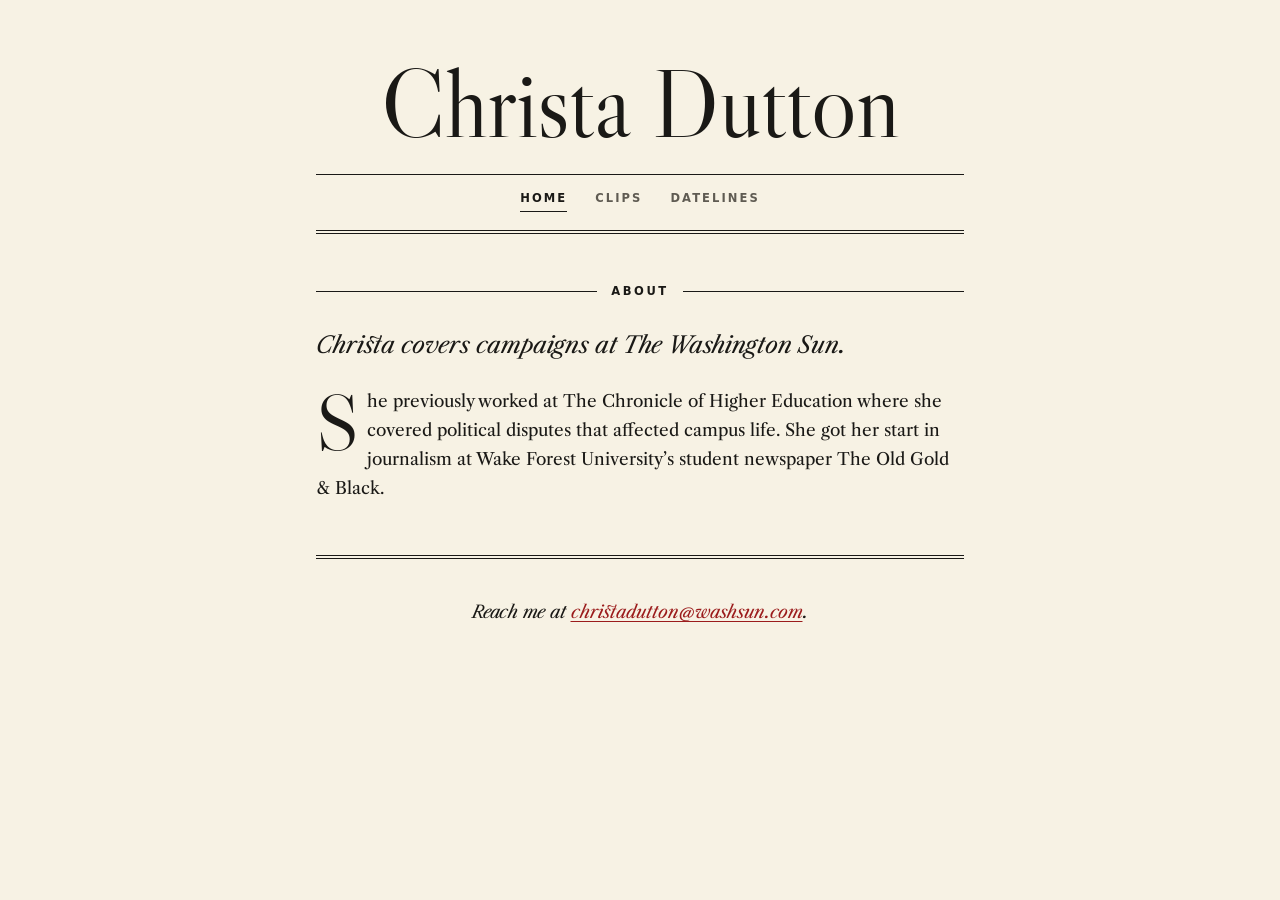
<file: index.html>
<!doctype html>
<html lang="en">
<head>
  <meta charset="utf-8">
  <meta name="viewport" content="width=device-width, initial-scale=1">
  <title>Christa Dutton</title>
  <meta name="description" content="Christa Dutton, campaigns reporter at The Washington Sun.">
  <link rel="preconnect" href="https://fonts.googleapis.com">
  <link rel="preconnect" href="https://fonts.gstatic.com" crossorigin>
  <link rel="stylesheet" href="https://fonts.googleapis.com/css2?family=Libre+Caslon+Display&family=Libre+Caslon+Text:ital,wght@0,400;0,700;1,400&display=swap">
  <link rel="stylesheet" href="style.css">
</head>
<body>
  <main>
    <header>
      <h1>Christa Dutton</h1>
      <nav aria-label="Site">
        <a href="./" aria-current="page">Home</a>
        <a href="clips.html">Clips</a>
        <a href="datelines.html">Datelines</a>
      </nav>
    </header>

    <section id="about">
      <h2>About</h2>
      <p>Christa covers campaigns at The Washington Sun.</p>
      <p>She previously worked at The Chronicle of Higher Education where she covered political disputes that affected campus life. She got her start in journalism at Wake Forest University’s student newspaper The Old Gold &amp; Black.</p>
    </section>

    <footer>
      <p>Reach me at <a href="mailto:christadutton@washsun.com">christadutton@washsun.com</a>.</p>
    </footer>
  </main>
</body>
</html>
</file>
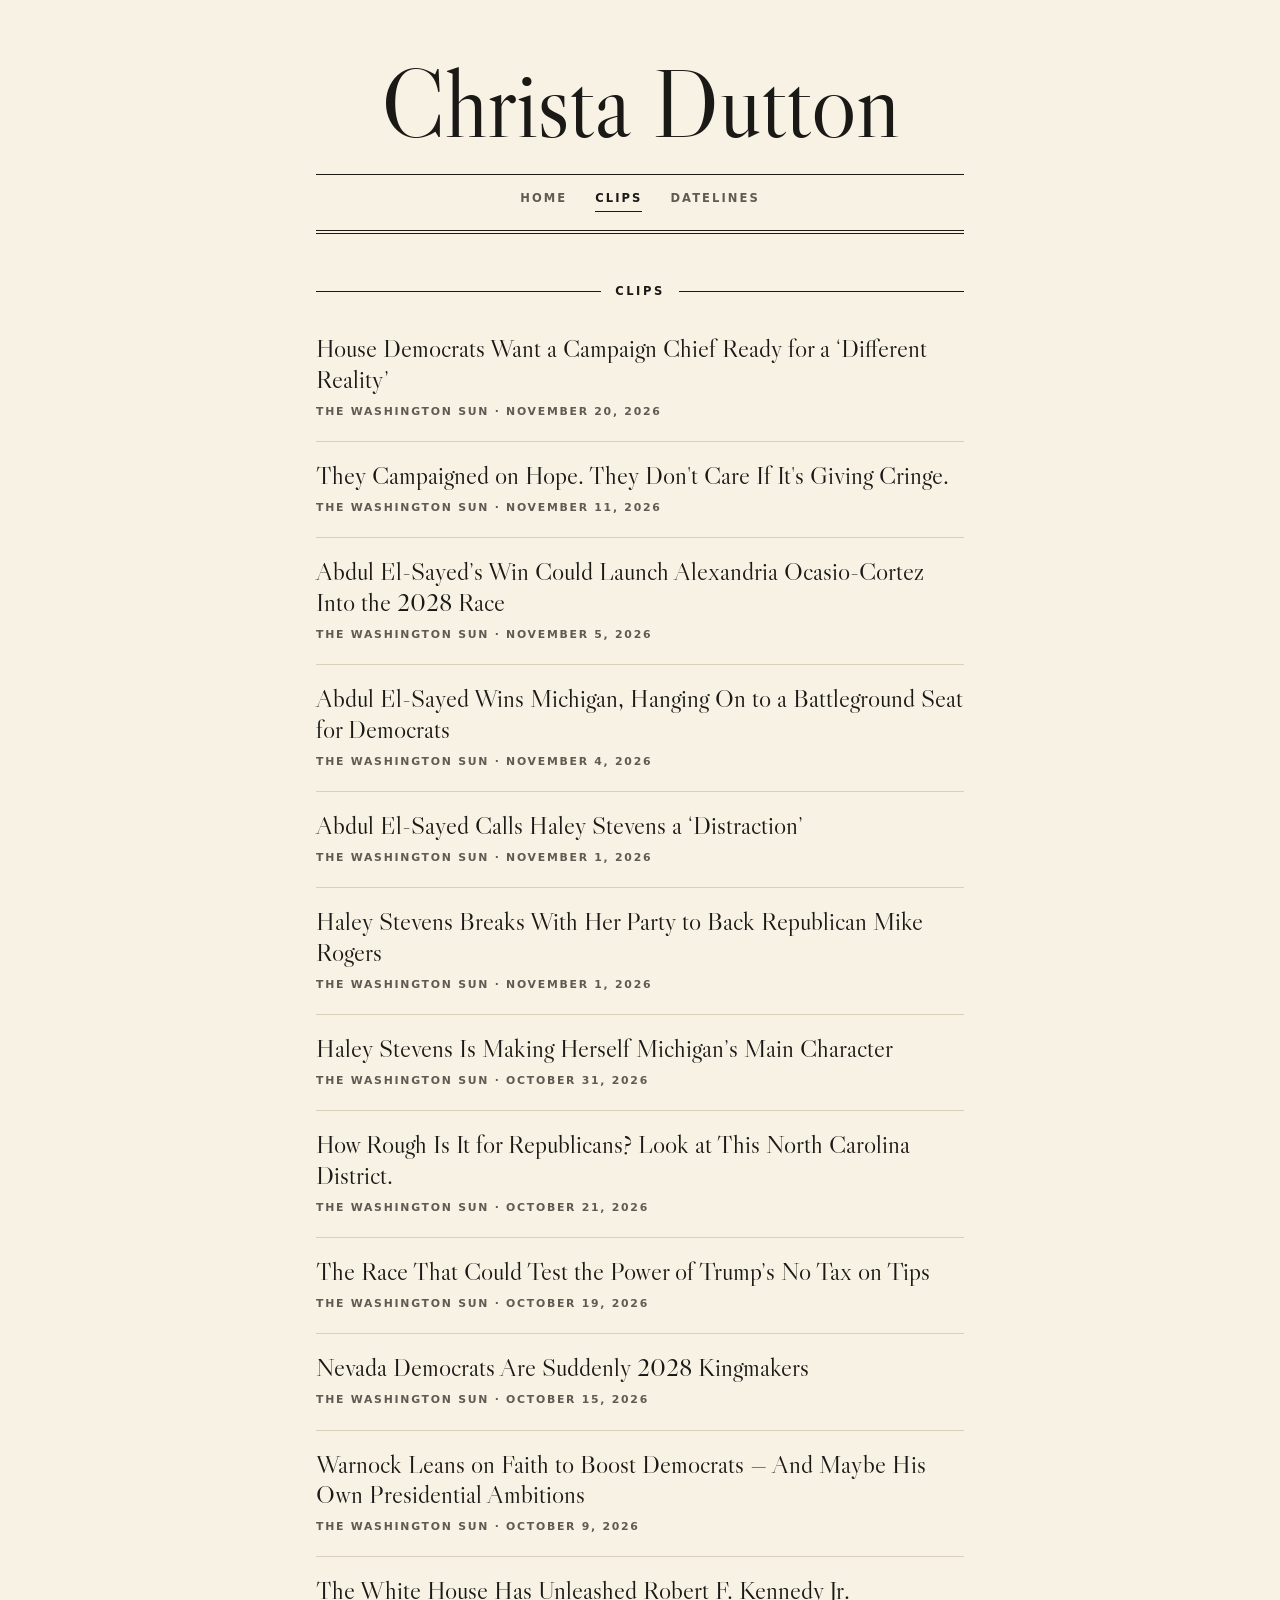
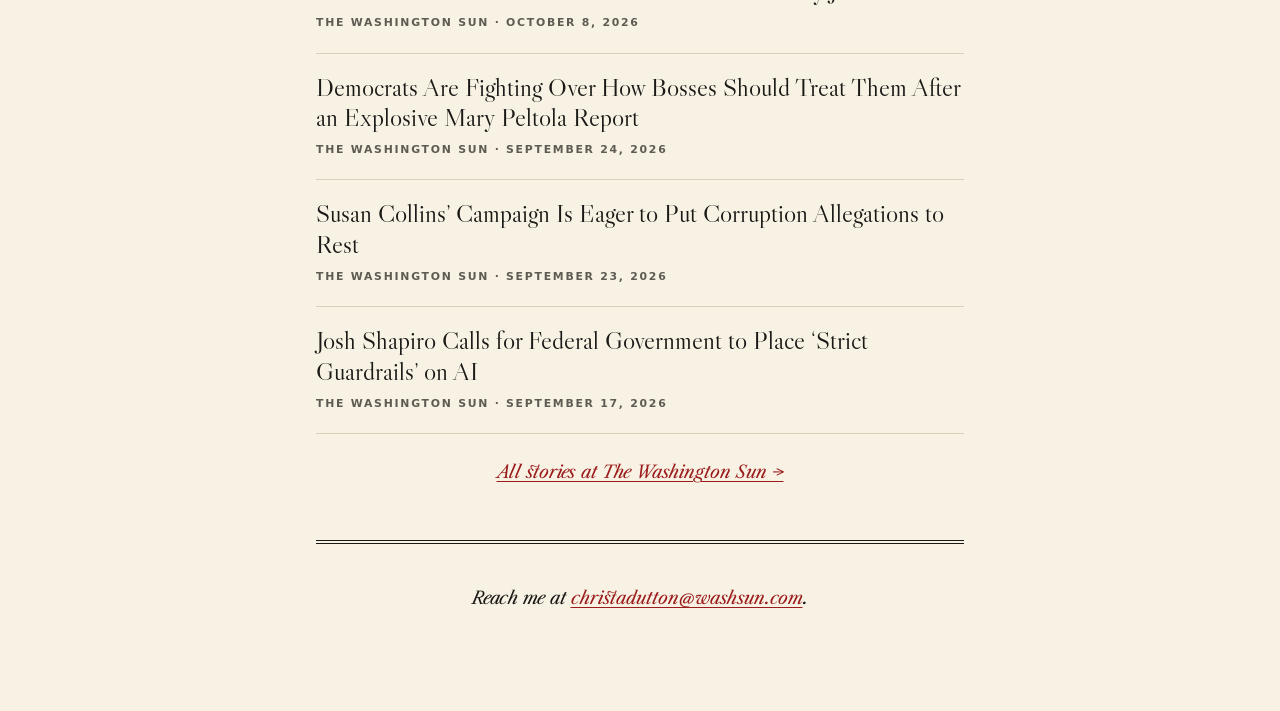
<file: clips.html>
<!doctype html>
<html lang="en">
<head>
  <meta charset="utf-8">
  <meta name="viewport" content="width=device-width, initial-scale=1">
  <title>Clips · Christa Dutton</title>
  <meta name="description" content="Recent stories by Christa Dutton, campaigns reporter at The Washington Sun.">
  <link rel="preconnect" href="https://fonts.googleapis.com">
  <link rel="preconnect" href="https://fonts.gstatic.com" crossorigin>
  <link rel="stylesheet" href="https://fonts.googleapis.com/css2?family=Libre+Caslon+Display&family=Libre+Caslon+Text:ital,wght@0,400;0,700;1,400&display=swap">
  <link rel="stylesheet" href="style.css">
</head>
<body>
  <main>
    <header>
      <h1><a href="./">Christa Dutton</a></h1>
      <nav aria-label="Site">
        <a href="./">Home</a>
        <a href="clips.html" aria-current="page">Clips</a>
        <a href="datelines.html">Datelines</a>
      </nav>
    </header>

    <section id="clips">
      <h2>Clips</h2>
      <!--
        CLIPS: to add a story, copy one <li>...</li> block below, paste it
        at the top of the list, and change the link, headline and date.
      -->
      <ul class="clips">
        <li>
          <a href="https://www.washingtonsun.com/campaigns/house-democrats-dccc-campaign-chief">House Democrats Want a Campaign Chief Ready for a ‘Different Reality’</a>
          <span class="meta">The Washington Sun · November 20, 2026</span>
        </li>
        <li>
          <a href="https://www.washingtonsun.com/congress/millennial-genz-politicians-hope-change">They Campaigned on Hope. They Don't Care If It's Giving Cringe.</a>
          <span class="meta">The Washington Sun · November 11, 2026</span>
        </li>
        <li>
          <a href="https://www.washingtonsun.com/campaigns/el-sayed-alexandria-ocasio-cortez-2028">Abdul El-Sayed’s Win Could Launch Alexandria Ocasio-Cortez Into the 2028 Race</a>
          <span class="meta">The Washington Sun · November 5, 2026</span>
        </li>
        <li>
          <a href="https://www.washingtonsun.com/campaigns/michigan-senate-midterm-results-2026">Abdul El-Sayed Wins Michigan, Hanging On to a Battleground Seat for Democrats</a>
          <span class="meta">The Washington Sun · November 4, 2026</span>
        </li>
        <li>
          <a href="https://www.washingtonsun.com/campaigns/abdul-el-sayed-haley-stevens-endorsement-reaction">Abdul El-Sayed Calls Haley Stevens a ‘Distraction’</a>
          <span class="meta">The Washington Sun · November 1, 2026</span>
        </li>
        <li>
          <a href="https://www.washingtonsun.com/campaigns/haley-stevens-event-mike-rogers">Haley Stevens Breaks With Her Party to Back Republican Mike Rogers</a>
          <span class="meta">The Washington Sun · November 1, 2026</span>
        </li>
        <li>
          <a href="https://www.washingtonsun.com/campaigns/haley-stevens-michigan-senate-general-election">Haley Stevens Is Making Herself Michigan’s Main Character</a>
          <span class="meta">The Washington Sun · October 31, 2026</span>
        </li>
        <li>
          <a href="https://www.washingtonsun.com/campaigns/north-carolina-ager-balkcom-midterms-race">How Rough Is It for Republicans? Look at This North Carolina District.</a>
          <span class="meta">The Washington Sun · October 21, 2026</span>
        </li>
        <li>
          <a href="https://www.washingtonsun.com/campaigns/no-tax-on-tips-nevada-third-district">The Race That Could Test the Power of Trump’s No Tax on Tips</a>
          <span class="meta">The Washington Sun · October 19, 2026</span>
        </li>
        <li>
          <a href="https://www.washingtonsun.com/campaigns/nevada-democrats-2028-kingmakers">Nevada Democrats Are Suddenly 2028 Kingmakers</a>
          <span class="meta">The Washington Sun · October 15, 2026</span>
        </li>
        <li>
          <a href="https://www.washingtonsun.com/campaigns/raphael-warnock-midterms-2028-presidential-race-faith">Warnock Leans on Faith to Boost Democrats — And Maybe His Own Presidential Ambitions</a>
          <span class="meta">The Washington Sun · October 9, 2026</span>
        </li>
        <li>
          <a href="https://www.washingtonsun.com/health-science/white-house-unleashed-robert-f-kennedy-jr">The White House Has Unleashed Robert F. Kennedy Jr.</a>
          <span class="meta">The Washington Sun · October 8, 2026</span>
        </li>
        <li>
          <a href="https://www.washingtonsun.com/campaigns/democratic-staffers-standards-mary-peltola">Democrats Are Fighting Over How Bosses Should Treat Them After an Explosive Mary Peltola Report</a>
          <span class="meta">The Washington Sun · September 24, 2026</span>
        </li>
        <li>
          <a href="https://www.washingtonsun.com/campaigns/susan-collins-campaign-corruption-allegations-response">Susan Collins’ Campaign Is Eager to Put Corruption Allegations to Rest</a>
          <span class="meta">The Washington Sun · September 23, 2026</span>
        </li>
        <li>
          <a href="https://www.washingtonsun.com/2028-election/josh-shapiro-federal-government-strict-guardrails-ai">Josh Shapiro Calls for Federal Government to Place ‘Strict Guardrails’ on AI</a>
          <span class="meta">The Washington Sun · September 17, 2026</span>
        </li>
      </ul>
      <p class="more"><a href="https://www.washingtonsun.com/christa-dutton">All stories at The Washington Sun →</a></p>
    </section>

    <footer>
      <p>Reach me at <a href="mailto:christadutton@washsun.com">christadutton@washsun.com</a>.</p>
    </footer>
  </main>
</body>
</html>
</file>
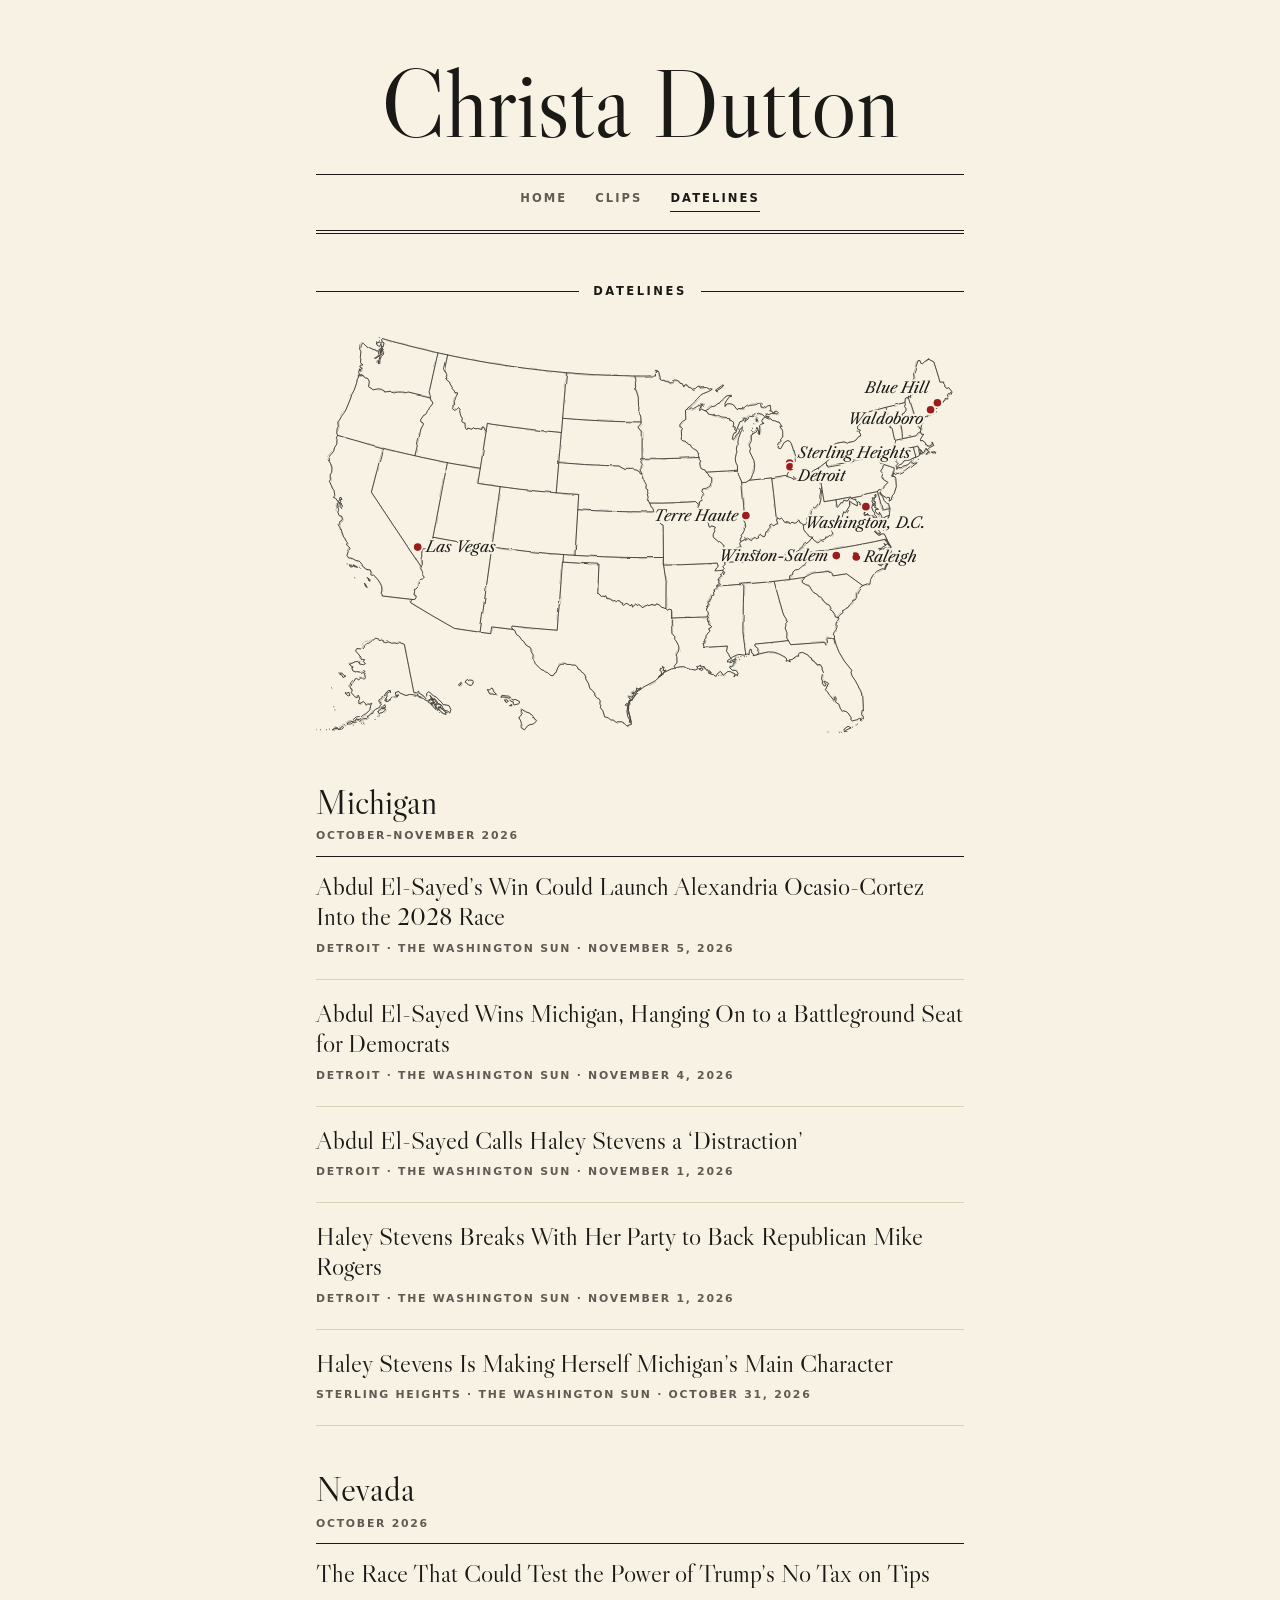
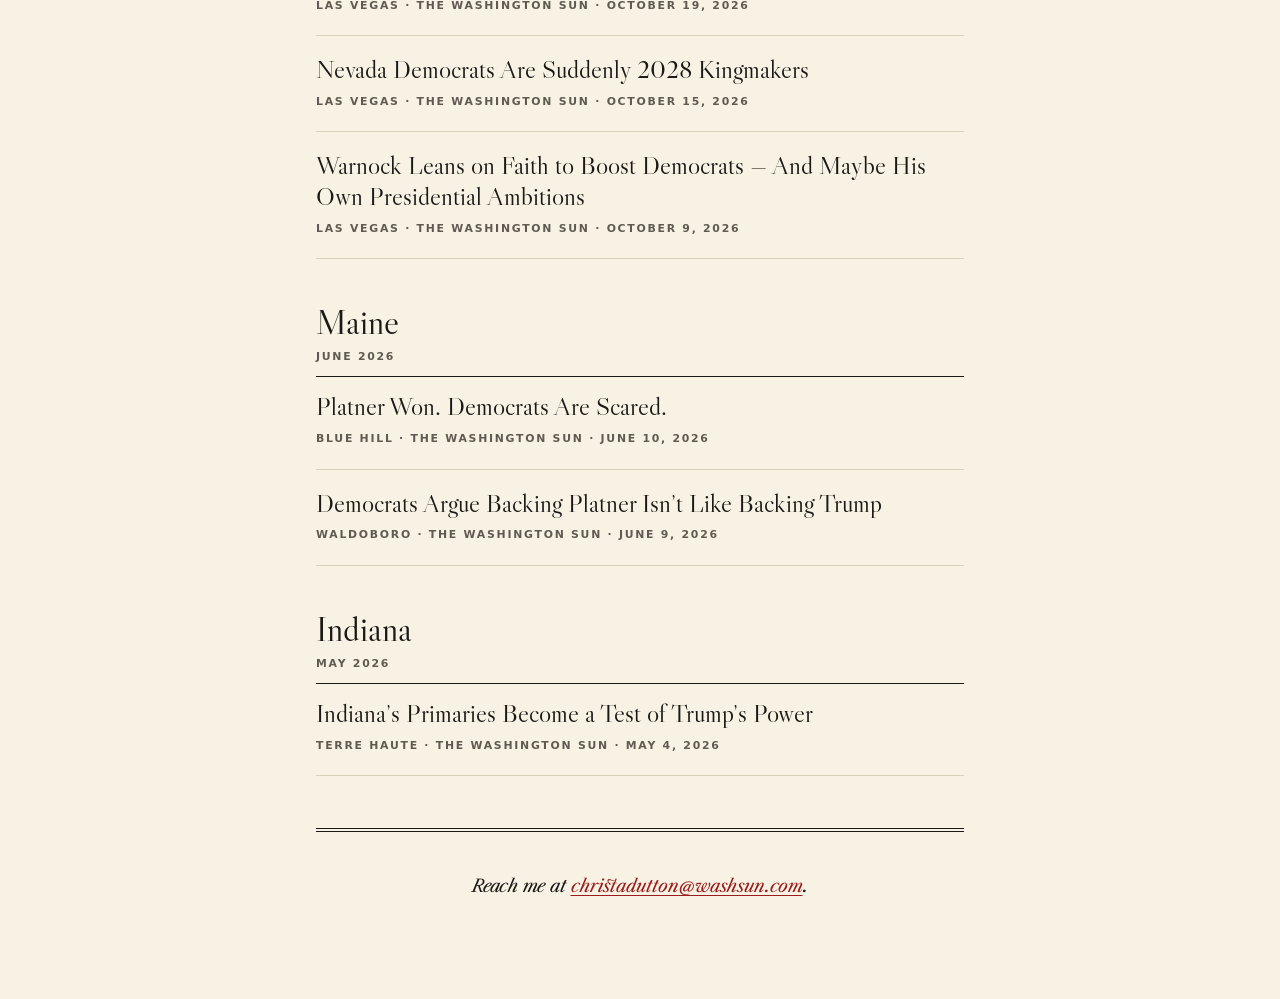
<file: datelines.html>
<!doctype html>
<html lang="en">
<head>
  <meta charset="utf-8">
  <meta name="viewport" content="width=device-width, initial-scale=1">
  <title>Datelines · Christa Dutton</title>
  <meta name="description" content="Places Christa Dutton has traveled to report for The Washington Sun.">
  <link rel="preconnect" href="https://fonts.googleapis.com">
  <link rel="preconnect" href="https://fonts.gstatic.com" crossorigin>
  <link rel="stylesheet" href="https://fonts.googleapis.com/css2?family=Libre+Caslon+Display&family=Libre+Caslon+Text:ital,wght@0,400;0,700;1,400&display=swap">
  <link rel="stylesheet" href="style.css">
</head>
<body>
  <main>
    <header>
      <h1><a href="./">Christa Dutton</a></h1>
      <nav aria-label="Site">
        <a href="./">Home</a>
        <a href="clips.html">Clips</a>
        <a href="datelines.html" aria-current="page">Datelines</a>
      </nav>
    </header>

    <section id="datelines">
      <h2>Datelines</h2>
      <figure class="map">
        <svg viewBox="0 0 975 610" role="img" aria-labelledby="map-title">
          <title id="map-title">Map of the United States with pins in Detroit and Sterling Heights, Michigan; Las Vegas, Nevada; Terre Haute, Indiana; Blue Hill and Waldoboro, Maine; Washington, D.C.; and Winston-Salem and Raleigh, North Carolina</title>
<defs>
  <filter id="sketch-a" x="-2%" y="-2%" width="104%" height="104%"><feTurbulence type="fractalNoise" baseFrequency="0.035" numOctaves="2" seed="3"/><feDisplacementMap in="SourceGraphic" scale="4"/></filter>
  <filter id="sketch-b" x="-2%" y="-2%" width="104%" height="104%"><feTurbulence type="fractalNoise" baseFrequency="0.05" numOctaves="2" seed="11"/><feDisplacementMap in="SourceGraphic" scale="5"/></filter>
</defs>
<path class="map-outline map-outline-b" filter="url(#sketch-b)" d="M648,492.4L648,492.4M602.8,386.7L618.9,385.7L641.6,384L641.5,383.7L666.5,381.9L689.2,379.7L702.5,427L704.5,431.8L707.8,436.5L707.3,438.8L709.6,439.9L706.7,443.2L707.1,446L705.9,450.1L708.6,457.1L708.3,464.8L710.8,468.8L693.6,470.8L660.7,474L660.3,477L665.1,480.9L664.6,484.7L666.3,486.4L663.7,490.1L657.6,491.8L659.1,490.2L655.9,487.8L654.8,482.2L653.4,481.7L651.9,485.8L651.6,490.2L649.1,489L646.5,489.5L642.2,455L643,413.2L643.7,386.2L641.6,384M104.2,551.6L104.2,551.6M99.1,569.9L103.4,565.2L104.7,569.1L100.9,570.5L99.1,569.9M95.1,582L95.1,582M93.3,575.4L99,570.7L103.1,570.6L104.5,573.3L99.2,577.7L97.5,577.1L95.4,579.6L93.3,575.4M93.1,582.8L93.1,582.8M88.9,587.6L88.9,587.6M71.8,593.7L71.8,593.7M71,591.7L71,591.7M68.2,593.5L68.2,593.5M65.8,590.1L65.8,590.1M67.5,564.2L67.5,564.2M60.9,591.2L60.9,591.2M58.3,592.4L58.3,592.4M66.1,523.9L66.1,523.9M56,595.9L56,595.9M44.6,597L44.6,597M42.7,595.5L42.7,595.5M40.6,595.9L40.6,595.9M44.2,547.5L46.2,547.9L49.5,546.7L51,551.2L48.4,552L44.4,548.7L44.2,547.5M31.3,600.8L33.8,600.4L37.9,596.5L40.1,598.2L36.6,600.9L31.3,600.8M50.7,504.5L59.1,500.7L65.7,499.7L65.2,503.9L71.4,505.1L74.3,503.7L71.2,500.1L73.2,497.6L70.2,497.3L66.5,495.6L66.2,492.3L62.9,487.9L59.4,484.4L61.5,480.8L67.2,481.3L70.5,478.8L71.7,475L75.3,471.4L78.2,471.3L81.6,468.4L86.7,468.1L89.3,465.1L94,466.3L95.1,468.8L98.7,468L101.4,468.7L100.9,470.4L104.4,472.1L108.9,470.8L113.9,472.8L118.9,472.6L122.5,473.6L126,471.7L132.9,474.4L147.3,547.1L151.4,547.2L154.5,545.1L154.6,547.3L162.3,552.4L163.6,554.8L166.5,551.9L166.5,548.3L169.4,545.9L171.7,547.2L176.3,551.6L180.8,553.8L189.5,562.5L191.6,565.6L192.6,565.1L200.1,566.6L202.9,572.6L201.4,577.9L198.4,575L192.8,573.7L192,570.8L189.2,570.5L190.2,568.2L188.2,565.4L183.2,563.5L182.3,560.4L178.3,556.5L176.2,556.8L171.4,551.2L174.7,557.7L172.7,556.5L168,559.3L162,556.3L160,554.5L153,552.1L153.3,549.3L151,551.3L145.5,550.2L140.6,550L135.3,551.6L125.7,547.4L124.5,545.3L119.2,547.1L121.1,552.9L119.4,554L113.5,554.3L111,558.8L110.5,557.4L108.8,560.4L104.8,560.3L106.7,557.2L105.2,556.2L106.9,552.5L106.7,548.5L110.5,545.8L112.1,547.1L111.9,544.1L109.4,543.8L106.3,546.2L101.7,553L100.5,556.9L96.2,559.5L96,562.3L99.6,563.5L96.4,566.5L95.8,569.3L89.9,572.1L85.8,575.8L85.6,578.3L82,579.1L79.7,582.1L77,582.9L78.5,583.9L76.7,585.8L70.6,586.4L67.3,589.1L62.9,589.5L62.6,587.5L60.6,591.3L55.6,591.9L52.7,594.2L46.7,594.8L48.6,591.6L56.5,590.1L62,585.2L66.5,584.6L71.3,580.8L75.2,578.8L80.9,573.4L82.4,566L83.9,563.2L79.6,565L78.1,563.5L75.7,566.2L73.3,562L71,560.7L64.7,564.1L64.2,558.3L65.8,556.7L63.8,551.1L63.1,552.3L58.4,553.3L52.6,546.7L54.4,545.2L53.8,541.4L52.7,541.9L51.1,538.2L53.4,535.9L53.7,533.6L57.5,529.9L58.7,526.7L60.7,525.7L64.3,527.9L67.5,524.9L71.5,525.2L73,523.2L71.5,517L73.7,515.7L72.5,514L67.6,516.5L61.3,515.5L59.1,516L55.2,514.1L53.9,509.4L55.9,508.7L52.4,506.9L50.7,504.5M24.9,603L29.3,599.1L31.4,600.2L24.9,603M28.5,573.3L28.5,573.3M20.4,602.1L20.4,602.1M26.8,568.3L26.8,568.3M16,603L16,603M34.4,517.8L39.4,517.9L42,521.2L44.8,522.4L40.8,524.5L39,521.1L34.4,517.8M7,603L7,603M23.4,539.9L23.4,539.9M0,602.3L0,602.3M-6.2,601.2L-1,601.3L-2,602.5L-6.2,601.2M-10.2,599.4L-10.2,599.4M-11,601.2L-11,601.2M-15,601.4L-13.1,599.3L-11.1,600.8L-15,601.4M-18.1,599.6L-18.1,599.6M-20.1,597.5L-20.1,597.5M-30.2,592.5L-30.2,592.5M-35.2,593.3L-35.2,593.3M-40.8,588.6L-40.8,588.6M-55.8,576.6L-55.8,576.6M-57.6,570.9L-54.7,571.9L-53.9,573.8L-56.4,573.1L-57.6,570.9M197.4,577.4L197.4,577.4M196.5,577L196.5,577M194.7,574.9L194.7,574.9M187.6,570L187.6,570M187.1,569.1L187.1,569.1M186.2,576.9L186.2,576.9M184.9,573.1L185,569.8L186.8,569.5L194.4,575.9L195.7,580.1L189.6,577.5L189.4,576.3L184.9,573.1M182.7,574.2L182.7,574.2M180.3,567.2L181.9,564.6L185.4,564.3L188.7,566.7L186.3,568.6L183.9,568.5L184,572.3L182.7,572.5L180.3,567.2M174.6,555.9L176.1,557.5L178.2,556.9L181.4,562.6L179.6,565.9L178.9,563.1L174.6,555.9M173.9,564.8L174.6,562.9L177.2,563.4L179.7,568.3L180.8,572.7L176.1,568.4L175.5,565.3L173.9,564.8M173.5,565.9L173.5,565.9M169.1,561.4L171.5,557.8L175.3,558.7L177.1,562.7L173.7,562.2L173.8,564.8L169.1,561.4M120.8,555.1L123.6,550L124.3,550.9L120.8,555.1M120.4,551.4L120.4,551.4M814.6,594.5L814.6,594.5M812.7,596L812.7,596M807.4,599L807.4,599M793.7,604.2L794.8,602L800.5,597.7L805.1,600.1L796.4,604.1L793.7,604.2M789.6,605.4L789.6,605.4M786.4,605.5L786.4,605.5M777.4,558.3L777.4,558.3M770.3,606.2L770.3,606.2M720.4,495.2L720.4,495.2M710.8,468.8L714.2,475L765.8,471.5L767.3,476L769.7,475.6L769.8,471L768.7,466L770,464.9L774.7,466.1L780.1,466.1L782.8,475.7L787,486.3L794.9,499.6L806.1,513.6L805,517.2L806.6,521.9L811.5,529.2L815.5,536.8L820,544.3L822.1,549L822.8,554.1L823.8,574.5L821.8,573.7L820.9,579.6L822.4,582.7L821.6,586.6L819.1,589.4L819.7,586.1L817.6,586L813.6,588L806.9,589.7L804.7,587.7L805.3,585L800.6,577.8L798.4,576.1L793.1,574.2L791.9,575.4L788.8,570.5L787.5,566L785.5,563.3L782,561.5L780.2,559.3L781.3,555.4L780.4,552L778.5,553.2L779.5,555.9L777.5,556.8L772.6,550.8L769.4,545.8L766.5,542.9L771.2,533.2L764.7,529.8L764.2,531.7L767.4,534.3L766.8,536.8L764.7,537.1L761.9,533.4L761.9,527.3L763.6,520.7L763.6,517.1L761.3,511.5L761.9,510.2L758.9,505.1L755,504.9L754,506.1L752.9,503.1L751.3,502.8L749.9,500L746.1,498.3L745.3,494.9L742.8,494.1L740.3,490.6L732.2,486.7L727.4,487.4L725.8,489.7L726.4,492.2L722.7,492.3L716.3,497.4L711.8,498L713.7,500.8L710,499.1L707.4,499.8L708.1,496.6L705.7,493.6L695.8,488.4L688.8,486.2L680.7,485.8L668,488.7L663.7,490.1M689.2,379.7L712.7,376.8L725.6,375.2L734.9,373.7L734.8,375.1L731.6,379L731.7,381.5L738.4,385.4L741.1,385.4L744.4,391.4L748.3,396.2L754.5,399.6L756,402.3L759,403.4L761.9,405.8L761.6,407.7L763.6,408.7L765.7,411.8L771.3,414.4L773.2,418.1L774,422.7L776.8,424L780.8,429.6L781.4,433.4L786.1,434.6L786.8,436L782.6,442.3L782.4,447.1L781,450.8L781.3,454.4L779.5,456.4L778.3,460.2L780.2,461.5L780.1,466.1M576.5,264.7L577.4,259.4L581.2,257.8L581.5,254.5L583.6,251.8L583.7,247.9L580.7,244.7L581.6,240.8L588.1,239.3L593.2,236.1L593.5,232.7L595.5,231L595.5,223.8L591.6,221.6L590,218.2L587,215.4L617.8,213.7L634.2,212.4L634,216.8L637.2,222.1L640.3,229.8L642.2,231.2L647.2,230.6L651.9,227.6L669.2,225.8L685.6,223.9L685.8,225.4L688.5,247.4L692.5,284.3L691.3,285.7L693.5,291.6L690.7,292L687.5,294.5L685.1,293.5L682.6,295L683.6,298.2L680.6,301L680,303.7L677.1,305.1L675.6,311.5L674.1,312.8L669.8,310.7L668.6,308.8L665.5,311.7L666,314.3L662.3,315.5L660.8,313.4L656.7,315.7L655.3,318.7L650.6,315.6L648.3,316.5L646.7,315L646.7,318.3L645.3,316.8L639.4,319.7L638,317.4L640.5,311.8L639.4,310.3L641.5,308.6L644.5,303L644.9,299.9L646.5,298.5L646.2,292.6L643.5,287.9L645,283.6L640.3,229.8M393.9,271.9L422.4,273.5L443.4,274.3L464.8,274.9L495.4,275.2L509.9,275.2L511.7,277.3L516.5,277.7L517.3,281.4L516.1,281L513.5,285.8L516.5,289.2L518.5,293.2L522.3,295.2L522.8,343.8L489,344L458.9,343.6L432.6,342.7L389.7,340.7M939.8,114.8L939.8,114.8M938,116.1L938,116.1M936.3,112.2L936.3,112.2M932.2,116L932.2,116M933.5,124.7L933.5,124.7M931.4,119.2L932.7,117.1L934.3,119.4L931.4,119.2M930.1,116.3L930.1,116.3M927.7,186.8L933,186L930.7,187.6L927.7,186.8M918.3,188.3L921.3,184.4L924.6,186.7L918.3,188.3M767.5,200.3L776.4,192.1L777.5,188.8L780.3,186.1L778.3,182.4L776.9,182L774.8,176L783.8,171.7L792.1,170.3L795.8,170.3L799.8,171.9L801.9,170.5L809,169.2L812.8,166.7L816.6,161.8L819.3,161.1L819.4,158.3L816.9,154.4L819.3,152.5L814.7,150.3L815,146.4L820.5,141.3L822.1,137.5L828.6,127.9L832.3,124.4L845.1,121.2L857.6,117.8L858.8,122.3L859.2,127.3L860.9,129L862,134L861.3,139.5L864.1,145.3L863.6,148.6L865.6,148.3L867.1,150.3L870.3,165.7L871,167.6L884.1,164.8L902.9,160.7L906.2,156L909.5,154.8L911.2,158.5L914.3,158.4L909.5,165.8L910,168.6L911.8,167.4L917,171.2L917.5,174.2L919.4,174.4L921.7,177.7L924.8,177.5L928.8,175.1L928.4,171.4L931,176.8L924.7,179.9L922.7,182.4L920,183.3L917.9,179.4L917.7,181.7L915.4,182.8L915.4,185.3L912.8,186.4L910.5,182.8L909.8,182.1L907.7,181L905.5,176L898.8,178L898.7,177.7L871.2,184L870.6,183.2L871,167.6M489.1,139.9L459.9,139.4L442.8,138.8L412.5,137.3L392.2,136L371.1,134.3L376.9,65.7L404.4,67.8L420.8,68.8L444.9,69.8L479.5,70.7L510.8,70.8L510.7,62.2L513.7,62.5L515.6,64.1L517.9,73.3L517.8,75.7L520.2,77.3L524.3,77.3L524.9,78.4L530.7,78.8L531.5,81.3L536.5,80.5L540.3,78.2L543.7,78.5L547.7,80.3L548,82L551.1,82.2L553.4,87.3L554.9,84.2L558.1,84L558.9,86L563.4,87.3L565.8,90.7L570.6,89.6L574.6,86.3L576.7,85.8L578.1,88.9L587.6,88L591.8,90.6L593.6,89.6L596.2,90.7L590.4,94.2L582,97.5L579,99.5L572.7,105.7L569.9,109.4L565.4,114L558.9,119.4L560.2,121.1L559,120.2L555.9,122.3L556.4,135.6L555.6,136.9L551.1,139L547.6,144L547.5,147.3L549.3,147.4L551.3,149.9L549.7,153.6L550.1,161.7L549.3,165.9L553.6,169.9L556.9,170.1L559.2,172.7L563.9,174.9L564.9,177.8L569.8,181.6L572.3,182.2L575.6,187.1L575.4,190.7L576.3,193.3L549.3,194.4L515.8,195.2L490.6,195.2L490.8,154.3L487.1,151.7L484.4,147.3L488.8,142.5L489.1,139.9L488.6,130.9L486.5,127.6L485.5,123.3L485.9,118.1L485.3,116.5L484.9,102.5L480.5,89.4L481,86.9L480.5,80.8L481.4,77.7L479.5,70.7M849.4,246.3L849.2,245.8L849.7,244.4L850.8,241.4L854.8,238.7L854.8,236.9L860.6,230.8L853.7,226.4L852.9,223.6L850.7,223.4L849.9,220.8L851.5,216.1L849.6,213.8L852.8,208.7L853.2,205.9L855,204L870.1,209L869.2,216.4L868.9,217.2L866.9,218.3L866.6,221.4L871.4,222.4L872.4,224.8L873.2,237.3L869.9,247.5L867.1,250.9L865.4,257.2L862.6,259L862.9,253.8L860.3,253.1L858.6,254.3L851.7,249.8L849.4,246.3L849.2,245.8M864.3,329.1L864.3,329.1M863.3,349.7L863.6,348.4L870.9,343.2L871.3,344.1L867.2,346.2L863.3,349.7M712.7,376.8L712.6,371.4L717.3,369.2L717.4,365.9L721.1,362.5L726.3,361.7L733,355.7L734.6,355.9L737.8,350.2L740.1,348.3L740.8,350.5L743.4,349.2L744.2,347.2L747.2,345.2L750.7,345.5L752.4,341.1L755,338.2L755.5,334L780.3,331.1L812.1,325.5L840.3,320L858.8,315.9L860.6,320.1L865.6,328.4L864,327.6L859.7,318.9L855.9,317.5L858.7,320.4L862.1,325.5L859.3,323L857.9,324.6L854.4,322.8L857.3,325.6L853.3,327.6L850.8,329.9L846.8,330.3L847.4,332.7L852.1,330.6L852.9,331.4L856,329.6L859,329.8L858.7,332.3L860.4,336.2L860.2,329.5L863.3,329.4L865.7,334.5L865.1,337.3L863,337.9L859.7,344.3L853.4,344.7L850.9,342L851.6,344.7L843,343.4L854.2,347.1L852.7,351.9L849.6,355L845.9,353.5L846.2,354.7L850.5,355.8L854.8,352.9L859.2,353.5L857.1,355.8L855.9,360.3L862.3,349.7L862.9,350L857.9,357.4L856.1,362.4L855.6,361.2L851.4,360.8L843.8,364.5L838,370.5L834.5,376.7L833.4,384.1L829.2,383.5L822.8,386.1L798.1,368.4L777.6,371.5L777.5,368.8L774.1,365.4L772.4,367.1L772,364.7L749.4,367L745.6,368.2L734.9,373.7M522.8,343.8L523,355.3L526.8,380.5L526.4,420.7L519.6,418.5L517.3,415.7L512.4,413.5L511.4,415.4L506.5,415.4L506.2,414.2L500.9,416.3L499.2,415.2L492.8,417.9L491.6,419.8L490.1,417.8L485.4,414.7L483.8,416.6L481.1,413.8L476.1,418.5L475.4,414.4L472.3,416.6L470.7,414.6L466.5,412.7L463.1,415.8L460.9,414.6L461.7,412.5L459,412.1L457.6,409.6L454,408.5L451.7,410.6L450,408.6L446.6,409.1L442.5,406.8L438.7,406.8L438.4,404L435.3,401.1L434.9,402.9L431.6,401.9L429.4,402.6L425.9,398.5L423.9,398.3L425.8,353.9L396.5,352.4L371.6,350.8L372.5,339.4M850.8,241.4L846.5,241.9L844.9,244.6L816.4,250.5L782.3,256.9L764.5,259.9L761.1,239.2L756.1,209L759,207.1L767.5,200.3L768.6,206.4L800.4,200.6L824.8,195.6L840.9,192.1L843.2,194.8L844.5,194.3L847.1,196.5L849.7,202.4L853.9,202.5L855,204M490.6,195.2L488.2,195.2L489.5,197.9L488.5,199.8L490.8,203.9L489.6,205.5L489,210L487.5,211.9L490.6,218.3L488,217.9L486.6,214.7L481.8,212.1L479.3,211.8L476.4,209.5L470.4,210L467,209.6L465.7,211.6L457.3,207.3L456.8,206.2L434.2,205.4L403.8,203.9L365.3,201L369.1,155.7L369.4,155.7L371.1,134.3M526.4,420.7L528.8,422.8L532.1,421.6L534.8,422.5L535,434.7L535.5,457.9L539.8,463L539.6,467L541.8,469.1L545.4,476.2L546.1,479.9L545.5,484.5L542.3,490.3L543,493.3L543.1,502.1L538.9,507.5L540.6,510.4L534.8,511.5L522.4,517.4L526.7,513.3L522.1,514.3L523.7,509.2L521.3,509.2L520.2,511.2L518.4,510.5L517.4,513.8L519.6,515.1L519.9,519.4L515.9,522.5L515,524.4L521.5,518.4L523.1,518.8L517.3,523.1L510.3,529.5L492,539.2L489.2,542L485.3,544.1L480.2,548.4L475,555.4L471.8,561.9L470.5,566.2L470.2,574.1L473.5,587.2L474.2,592.2L471.8,581.9L469.7,576L469.6,568.9L471.6,560.1L475.4,553.6L480.4,546.2L486,542.5L489.2,541.4L489,539.7L484.3,542L482.5,539.9L482,544L479.3,546.3L477.2,544.8L473.6,547L477.4,546.5L474.1,553L472.8,551.8L468.7,551.8L470.4,554.8L472.7,555.8L469.4,564.3L467.3,563.3L465,566L469.2,565.7L467.9,575.9L469.1,583.2L471.8,588L471.5,591.7L474.3,592.7L474.4,595.1L469.7,596.1L469.7,597.6L466.7,596.6L464.1,593.5L461,592.5L453.9,592.6L451.8,592.1L447.4,588.6L443.2,588.2L440.1,585.1L434.3,583.6L431.4,574.1L427.9,569.9L428.5,566.5L427.1,564.3L427.6,559.5L425.3,555.9L423.3,555.5L419.9,552.1L419,548L416.1,544.1L412,540.8L410.2,533.9L405.9,526.5L405.1,521.7L403,518.5L399,515.5L398.1,513.5L394.2,511.5L393.3,508.7L390.3,505.7L385.8,505.8L382.9,504.8L377.8,504.7L373.4,502.6L372.4,504.9L370.4,504.4L366.4,505.5L363.7,509.9L361,517.2L359.4,517.5L356.8,521.6L353.5,521.4L348.3,517L345.1,516L343,513.8L340.3,513.2L337.2,510.9L330,503.6L327.7,497.8L328.1,492L325.2,486.9L324.8,482.8L323,479.9L315.8,475.4L312.3,469.8L309.2,467.6L306.2,462.7L301.7,459.9L299,453.5L296.3,452.1L294.3,449.3L295.1,447L317.8,449.4L338.7,451.3L362.9,453.3L364.6,429.6L366.7,407.5L370.9,350.7L371.6,350.8M365.3,201L361.4,246.5M277.1,237.2L301.1,240.3L333.1,244L361.4,246.5L395.3,249L393.9,271.9L389.7,340.7L372.5,339.4L348.5,337.6L315.3,334.3L278.8,329.9L264.6,328L268.4,301.5L268.4,299L271.2,279.7L277.1,237.2L252.7,233.7L243.5,232.2L247.2,209.6L256,153.9L257.8,142L263.3,143.1L298.3,148L339.2,153L339.5,152.8L369.1,155.7M898.8,178L902.2,191.1L901.7,193.5L900.2,193.5L893.5,197L884.7,198.4L881.9,202.6L878.1,204.5L874.1,208.3L872.3,206L875.7,202.6L874.1,201L871.2,184M509.9,275.2L508,273.9L507.1,270L504.7,268.1L502,261.9L521.4,262L544.8,261.3L570.9,259.6L576.5,264.7L575.1,268L575.5,272.6L578.1,279.5L582.9,283.6L584.1,285.6L589.7,289.9L591.3,297.3L593.4,298.3L594.9,296.1L601,298.4L599.4,301.4L600.1,303.2L597.6,309.3L597.6,313.2L606.1,320.6L607.1,319.7L612,323.8L614.1,326.4L613.5,327.8L615.2,332L613.8,333.4L618.6,340L618.8,338.2L621.2,339.9L621.8,340.3L620.2,349.5L617.4,348.6L616.9,351.3L615.6,351.5L614.7,351.5L615.4,354.2L612.1,357.7L614.2,360.1L611.9,363.1L600.2,364L602.8,359.5L605.2,357.3L603.6,352.2L586,353.2L549.9,354.7L523,355.3M782.3,256.9L784.1,268.5L787.1,265.8L789.7,261.4L792.3,261.6L794.3,257.4L797,258.6L800.4,258.3L801.8,255.2L804.5,253.4L807.7,255L810.8,254.4L810.6,256.4L813.9,260.3L812.9,264.9L802.6,259.1L802.9,266L796.6,276.6L794,275L791.7,283L790.3,285.9L787.3,285.4L783.8,282.9L783.7,286.6L780.4,294.1L780,297.5L776.9,302.2L776,305.1L777.5,306.3L776.6,309.3L773.8,311.7L773,310.5L768.8,313.7L767,312.7L766.7,315.4L761.3,318.1L758.5,316.2L755.4,319.7L753.4,320.1L750,318.6L746.8,314.7L747.1,313.2L744.4,313.1L740.9,311.1L739.7,308.6L736.4,305.6L733.8,301.7L733.2,294.8L737.9,293.5L738,290.5L739.7,289.8L738.6,285.4L741.4,279.5L744,282.7L746,281.3L744.6,277.8L746.4,273.1L748.1,273L749.8,269.4L751.7,270.6L753.7,269.4L757.8,263.4L759.8,256.2L759.5,252.5L760.9,246.6L760.5,243.2L758.9,241L761.1,239.2M639.4,319.7L637.3,323.1L639,327.3L632.2,329.8L631.7,332.2L633.6,335.1L631.5,337.1L624.4,334.1L620.6,337.5L621.2,339.9M296.3,452.1L264.2,448.2L262.9,458.4L246.8,456.3M611.9,363.1L613.7,365.2L611.5,365.7L612.7,367.3L608.4,369.4L610.2,371.6L607,373.8L604.7,377.7L606.6,377.6L605.4,380.6L607.1,383.2L605.2,383.8L602.8,386.7L604,388.7L598.4,393L600.4,394.3L598.2,395.7L598.6,400.4L595.3,401.6L594.2,406.9L592.1,407.6L593.4,409.4L589.7,410.8L591.8,415.1L588.9,415.5L590,418.1L587.4,417.8L589.3,419.6L587.6,420.4L587.6,423.2L589.5,425.1L590.7,429.8L588.6,430.7L589.4,433.1L569.4,433.9L535,434.7M77.2,374.3L81.1,376.9L81.3,379.5L78.9,378.3L79,376.1L77.2,374.3M74.7,384.2L78.3,390L75.8,388.7L74.7,384.2M65.2,358.4L65.2,358.4M58.3,374.3L58.3,374.3M56.6,355L62.6,358.5L56.9,357.4L56.6,355M50.3,355.2L54.1,355.4L54.9,357.8L51.9,358.1L50.3,355.2M46.8,353.4L46.8,353.4M145.1,407L148.8,406.9L150.7,403.8L150.2,400.8L147.4,400.1L148.3,394.9L148,391.7L149.9,391.5L152.4,389.1L153.5,386L153.9,380.5L156.8,377L160.1,376.1L162.8,373.6L159.8,369.6L158.5,363.2L156.2,359.1L156.8,356.2L158.7,352.8L158.2,345.1L159.2,342.4L159,337.8L159.9,331.1L163.1,330.6L166.6,331.5L168.4,334.8L170,334.9L172.6,331.5L176,313.3L202.7,318.2L239.3,324.3L264.6,328L251.4,423.6L246.8,456.3L208.2,450.5L171.7,429.5L142.3,411.7L142.9,409L145.1,407L99.5,401.7L99.7,399.5L97.9,398.1L98.9,393.6L98.7,387.7L96.5,382.3L92.5,376.4L86.4,369.8L84.7,370.8L82.1,369.3L83,367.2L81.7,362.5L76.4,361.8L69.7,356.7L69.3,354.1L65,349.3L59.3,347.9L54.9,345.2L48.8,344.3L46.5,340.5L48.6,334.9L47.9,333.2L49.8,328.1L45.9,324.6L47.3,321.2L45.3,319.3L43.4,314.7L41.6,313.3L37.2,299.7L34.8,296.1L35,292.2L36.3,289L38.1,289L39.7,285.9L38.3,281.4L35.1,281L31.4,274.3L32.5,270.7L31.6,266.5L33.3,260.8L35.3,260.7L34.7,265.7L38.5,270.1L38.6,265L36.4,261.7L37.3,259L35.8,257.2L39.2,256.3L37.6,253.4L35.7,253.7L35.7,256.7L33.2,259.9L29.4,254.6L26.2,253.5L28.3,250.3L27.1,243.1L24.4,239.5L23.2,235.6L20.1,229L21.6,226.9L21.4,219.4L23.6,215.7L24,209.2L21.6,201.9L18.5,197.2L18.9,193.1L26.6,183.8L27.7,178.9L31.3,172.9L31.6,165.8L30.4,164.4L32.6,160L46.5,164.1L62.1,168.4L83.7,174.8L100.5,179.2L83.3,245.5L156.8,356.2M849.7,244.4L848.5,246.7L849.3,249.3L852.8,252.5L854.8,258L859.5,262.9L861.3,262.7L863.7,270.3L852.6,272.5L844.9,244.6M305.4,584.5L308.2,581.9L310.3,577.9L308.8,575.4L309.7,572.5L315.2,575.8L322.2,578.3L326.3,582L326.1,584.5L327.9,584.4L328.4,586.6L332.1,589.1L328.6,593.3L325.3,594.9L321.8,595.2L317.3,598.1L313.8,603.1L309.3,600.5L308.4,598.5L309.1,593.7L308.3,590.5L305.4,584.5M291.6,557.9L293.9,555.4L296.4,558.5L299.6,557.2L306.5,560.7L305.4,563.9L298.5,565.6L297.1,564.8L296.7,561.1L293.1,560.2L291.6,557.9M291.6,566.7L294.3,565L294.8,567L291.6,566.7M283.9,558.3L287.4,558L289.3,560.4L285.9,562.1L283.9,558.3M278.6,553.8L279.6,551.2L291.4,552.6L287.8,555L283.2,553.8L278.6,553.8M258.1,543L261.3,542.9L264.7,540L267.4,544.2L267.3,545.8L271.4,549.4L267.7,550.2L266.3,549.2L261.5,549.3L258.1,543M226.1,532.6L227.3,530.2L231,528.2L235.4,528.6L236.6,530.2L235.8,534.3L233.3,536.3L230,535.8L226.1,532.6M216.3,536.6L220,533.2L219.8,535.6L217.1,538.2L216.3,536.6M576.3,193.3L576.5,196.3L579.2,198.7L577.4,201.6L578.2,206.8L579.9,210.5L585.6,212.4L587,215.4M502,261.9L499.9,258.5L501.2,255.1L498.9,244.7L499.3,241.9L496.4,239.9L496.9,234L494.2,229.6L490.6,218.3M692.5,284.3L693.7,283.2L696.4,284.6L698.5,283.2L700.9,284.9L703.9,289.8L710.2,290.2L713.9,292.7L716.2,290.6L720.6,292.4L723,291.5L724.7,289L727,287.9L728.4,291.7L730.5,292L733.2,294.8M747.1,313.2L741.2,320.4L735.2,324.6L735.4,326.3L733,328.2L733.1,330.3L729.8,331.5L729,334.2L719.8,338.7L719.6,339.2L704.2,340.8L692.5,341.5L681.1,342.8L672,343.2L644.8,346.1L640.8,345.4L641.4,349.5L619,351L616.9,351.3M615.6,351.5L614.7,351.5M847.3,281.5L847.3,281.5M863.7,270.3L862.5,280.5L856.1,282.7L855.5,283.8L851.6,285.3L851.2,281.8L847.7,275.6L847.6,278.7L845.5,279.1L841.4,274.1L841.8,271.3L846.4,271.3L840.1,267.8L842.3,266.1L841,263.7L839,266.3L839.4,261.7L841.4,262.9L841.8,260L839.3,259.3L840.2,254.7L842.3,253L842.6,248.9L840.5,249.9L841.6,251.7L839.2,254.5L836.8,254L837.6,257L836.3,258.8L838,262.7L836.2,268.8L838.1,274L841,276.7L840.3,279L843.3,282L843.8,284.2L840.8,283.3L838.3,281.3L834.6,281.5L831,279.7L829.9,277.6L827,280.2L825.3,277.7L827.1,273.8L827.9,269.9M825.9,267L827,265.3L829.7,267.2L827.9,269.9L825.9,267L821.5,264.9L818.2,264.2L818.7,261.5L816.6,260.2L813.9,260.3M677.1,130.8L682,132.3L679.8,133.4L677.1,130.8M663.5,133.2L663.5,133.2M662.4,138.6L663,134.8L664.5,138.1L662.4,138.6M660.9,135.6L660.9,135.6M658.8,142.5L658.8,142.5M656.6,149.6L656.6,149.6M655.4,152.7L655.4,152.7M645.5,139.9L645.5,139.9M651.9,227.6L655.1,224.2L656.8,218.8L658.6,215.5L659.8,210.2L660,204.7L658.9,198L652.4,184.3L653.8,180.1L651.9,174.9L655.2,168L654.9,159.7L657.1,158.7L657.1,154.9L661.1,153.5L663.6,147.8L664.7,150.6L663.9,155.9L665,157.2L666.3,152L666.1,157.6L667.8,153.2L667.3,145.5L669.6,143.3L674.2,141.9L672.1,141.2L670.5,138.3L672.9,134.4L675.4,132.7L680.6,135.2L684.6,135.1L686.6,137.8L689.8,137.9L695.1,140.2L696.7,139.9L701.3,147L699.1,146.2L698.8,148.9L700.9,150.3L702.2,153.9L702.4,162.5L699.2,165.5L699.2,169.4L695.4,171.5L694.1,177.1L695.1,178.8L699,180.2L704.6,170.6L709.9,167.7L713,169.1L715.2,172.4L718,181.1L718.9,185.8L721.5,191.2L720.9,199.8L718.5,202.2L719.1,198.7L716.3,199.4L715.1,206.5L712.1,209.5L712.5,212.9L709.8,217.1L708.3,221.7L685.8,225.4M601.4,92.4L602.5,91L610.1,85.8L613.6,84.4L610.1,88.7L605.2,91.4L603.5,93.3L601.4,92.4M560.2,121.1L563.3,121.4L568,119.6L576.2,115.1L579.7,116.1L577.8,119.2L577,122.8L580.2,120.5L585.3,123.1L591.3,120.2L593.9,117.3L600.5,115.8L604.9,112.1L606.9,111.9L608.3,109.4L612.9,105.8L615.1,102.8L618.6,100.5L624.4,99.7L625.9,101.1L622.2,101.8L617.5,108L615.4,111.8L615.6,116.6L618.6,112.5L624,112.5L628.3,114.3L633.1,120.8L643.6,121.4L643.2,119L645.3,120.6L647,118.5L651.8,115.2L662,114L665.3,111.9L670,111L669,112.8L669.8,117.6L673.2,118L675.7,116.8L676.5,118.3L679,116.1L683.4,114.8L684.4,121.5L682.5,123L686.1,123.6L687,125.7L690.2,126.2L690.2,124L693.2,123.6L695.2,125.8L694,127.6L685.2,127.2L681.2,128.8L676.5,126.6L675.5,129.1L676.3,131.2L674.2,131L671.2,128.3L665.8,126.9L662.9,127.3L660.9,130.3L657,131.8L652.6,131.3L650.7,132.8L650.3,135.5L645.2,139.2L647.6,134.3L643.6,134.5L643,137.7L637.9,139.6L632.4,153L629.9,151.5L631,147.6L627.3,147L628.4,144L628.2,140.2L624.6,137.7L622.3,137.4L622.7,135L611.9,133.8L606.7,131.4L590.3,128L588.3,124.2L585.3,123.1M644.5,493.1L644.5,493.1M639.3,492.9L639.3,492.9M635.2,493.9L635.2,493.9M631.8,493.6L631.8,493.6M646.5,489.5L644.4,490.8L636.2,489.7L633.1,490.6L626.7,493.6L624.8,495.4L622.3,493.1L621.2,489.5L617.6,484.9L619.1,477.1L605.8,477.9L582.6,479.2L584,478.2L582.2,473.1L584.6,472.8L583.3,470L585.4,470L584.4,467L586.4,466L587,461.4L590.2,456.9L592.3,455.5L592.6,453L590.4,451.5L595.4,448.2L593.3,445.5L590.9,444.9L592.9,441.6L590.1,441.4L591.8,439.3L589.8,439L591.3,435.6L589.4,433.1M256,153.9L253.6,151L252.6,147.6L249.9,147.5L249.6,151.1L243.3,149.7L239.3,150.1L236.7,148.5L234.6,150.9L228.5,149L227,151.6L224.8,149.1L224.1,141.5L220.8,140.7L219.4,138.5L220.2,134.2L218.6,132.3L216.9,127.4L216.1,122.8L216.9,121L214.6,118.2L211.6,121.1L208.1,122.6L205.2,119.7L206.4,117.5L205.8,114.9L208.6,113.7L208.2,109.1L210.8,101.7L213.4,96.3L208.9,95.6L208.1,93.1L204.8,89.7L205.3,88.4L201.6,82.3L200.8,79.7L198,78L195.3,74.3L197,74.2L195.8,71.8L196.8,68.7L193.3,61.5L198.1,39L210.5,41.7L232.9,46.1L265.4,51.9L302.8,57.5L326,60.5L340.4,62.1L364.4,64.6L376.9,65.7M884.1,164.8L882.3,163.4L882.1,157.6L880.6,145.8L883.1,133L881.8,127.9L885.1,126.3L887.9,122.1L887.5,119.1L885.6,116.8L886.9,112.7L886.1,110.5L886.7,105.2L887.8,103.3L890.5,103.9L890.9,102.4M910.2,150.1L907.8,149.2L907.5,147.2L904.5,145.2L894.8,114.3L890.9,102.4L891.8,101.2L894.8,103.1L894.3,99.3L897.3,98.8L895.2,96.3L896.9,92.3L899.1,90.1L898.2,88.9L900,86.1L898.2,82.6L898.1,76.3L899.9,73.8L899.1,67.5L905.9,47.6L908.8,47.5L910,51.5L912.5,52.3L916.6,48.5L919.6,47.6L919.7,45.9L922.6,45.8L929.7,49.7L937.3,74L938.7,79.9L944.6,79.9L944.5,82.6L946.3,84.3L946.1,87L949.5,89.7L952,88.1L957.1,94.8L955,99.4L952.8,98.6L950.2,105.6L946.8,104.3L946.3,107.5L944,108.4L943.8,110.3L941.4,109.7L941.5,112.5L938.9,113.7L937.3,109.7L935.4,111.3L937.1,114.9L935.7,117.6L934.5,114.7L931.9,114.3L931,110.1L929.7,113.9L929.3,120.5L930.2,122.9L925.8,125.7L924.4,127.8L921.4,128.9L919.7,132.2L918.1,130.9L915.1,134.1L915.1,136.8L912.8,138.3L912.9,142.3L911.2,143.3L910.2,150.1L909.5,154.8M899.3,195.7L899.3,195.7M896.7,198L896.7,198M868.9,217.2L868.5,220.3L866.6,221.4M815.5,153.8L815.5,153.8M814.2,153.7L814.2,153.7M874.1,208.3L873.7,211.1L877.1,208.5L881.6,208.4L882.7,206.7L890.9,204.2L894.7,199.6L899.5,201.8L903.1,199.5L895.5,205.8L885.7,213L877.8,216.9L874.2,217.5L871.7,219.3L869.2,216.4M720.6,223L720.6,223M718.7,222.3L718.7,222.3M708.3,221.7L715.1,224L717.6,225.5L719,223.6L723.2,226.7L725.6,227.4L733,223.3L737.5,223.2L741.9,218.3L748.5,213L756.1,209M32.6,160L31.1,156.7L32,149.2L33.6,146.5L32.8,139.9L35.4,136.9L38.4,131.4L42.7,125.8L45.4,120.7L52.7,102.7L53.7,98.9L57.2,92.5L61.1,81.4L62.2,75L63.6,73.9L63.8,68.9L65,70.6L71,70.2L74.2,73.9L77,73.8L79.5,76.9L80.1,80L79,86.8L86.2,91.5L93.8,89.9L98.2,90.6L102.7,93.1L102.8,94.7L112,93.9L113.8,95.4L118.4,96L122.8,94.9L130.5,94.9L136.2,95.7L138.7,94.8L170.5,102.4L172,106.8L175,109L175.7,112.3L171,118.1L169.2,121.9L166.8,124.1L166.6,126.2L164.2,129.1L161.9,129.9L157.4,136.6L157.9,139.9L160.9,141.2L161.7,143.3L157.9,150.5L148.9,190.7L121.6,184.5L100.5,179.2M719.8,338.7L727.2,337.9L755.5,334M176,313.3L176.4,311L197.7,201.1L200.2,201.7L247.2,209.6M862.5,280.5L861.3,284.3L859.9,284.8L858.4,288.2L858.5,292.2L856.6,301.3L854.5,303.5L852.6,300.7L852.9,292.1L855.6,285.9L855.5,283.8M849.9,285L848.9,285.2L849.9,285L848.9,285.2M827.1,273.8L825.3,275.2L824.5,278.6L825.8,280.9L829.6,278.7L831.9,282.6L838.2,282.9L840.5,285.2L845.9,287.3L845.1,289.3L846.2,293.2L842.3,293.8L840.5,291.3L838.2,290.5L842.2,294.6L846.4,294.9L848,300.4L845.1,298.9L846.3,302.8L849.2,305.5L847.3,308.7L842.9,306L841.9,303.8L840.1,304.8L846.3,310.5L849.3,310.1L848.8,308.5L854.9,308.3L858.8,315.9M93.2,50.9L94.9,47.8L94.2,51.5L93.2,50.9M98.7,24.6L98.7,24.6M98.9,20.3L98.9,20.3M97.7,23.5L97.7,23.5M95,31L98.5,27.7L99.3,30.6L95.8,31.6L97.4,32.7L97.1,36.6L98.3,35.1L99.6,36.9L98.1,39.2L96.2,36L96.8,33.1L95,31M95.5,17.9L95.5,17.9M93.6,19.6L93.6,19.6M95.2,13L95.2,13M91,21.2L95.9,19.9L98.1,21.8L95.6,26.6L91.6,23.8L91,21.2M91.1,19.1L91.1,19.1M71,70.2L68.6,68.5L65.9,69.2L64.1,65.2L65.5,59.8L65.9,63.1L67.5,62.7L67.2,60.2L69.7,59L65.9,57.2L66.8,54.6L70.7,53.9L66.9,51L67.4,44.9L66.6,43L67.6,34.1L65.7,30.2L66.5,23.5L68.1,20.5L69.7,20.2L76.9,27.1L81,28.3L87.3,31.4L88.9,30.7L90.2,33L94.6,32.9L93.9,35L94.7,38.5L92.2,41.5L88.1,44.1L91.8,43.1L96.6,39L95.1,46L93.9,47.2L92.4,52.4L96.1,51.9L96.1,46.6L98,41.7L101.7,37.6L100.5,32.6L98.2,34.1L98.7,31.6L101.2,31.4L98,25.3L100.9,27L102.4,20.9L99.4,19.2L98.8,15.5L100,14.4L114.6,18.6L140.1,25.4L166.5,31.9L183.6,35.9L178.3,58.7L170.8,92.4L170.1,94.1L171.3,98.5L170.5,102.4M641.9,146.3L641.9,146.3M635.6,150.4L635.6,150.4M584,113.3L584,113.3M583.2,116.2L583.2,116.2M581.2,115.2L581.2,115.2M579.6,117.2L579.6,117.2M579.8,114.4L579.8,114.4M579.1,113L582.7,113.4L580.9,114.6L579.1,113M579.2,118.5L579.2,118.5M576,114.1L576,114.1M632.4,153L632,155.7L629,156.6L626.9,162.1L626.2,165.6L628.1,166.1L630.6,163.3L632.6,158.9L635.7,157.1L637.9,150.9L641.6,147.6L641,152.4L639.1,155.3L635.5,165.1L634.7,170.5L635.4,173.6L633.5,175.5L632.5,180.8L633.4,185.3L632.3,187.7L630.8,195.3L631.7,200.9L634.1,205.7L634.2,212.4M822.8,386.1L819.8,387.9L816.3,392.2L813.5,398.8L813.6,403.6L811,407.9L807.9,407.8L807.4,410.8L802.9,415.1L800.6,419L797,420.7L794.9,422.9L792.1,423.7L793,426.9L790,428.8L786.4,433L786.1,434.6M183.6,35.9L198.1,39M197.7,201.1L159.6,193.2L148.9,190.7M857.6,117.8L873.7,114L886.1,110.5M637.5,497.4L637.5,497.4M628.5,497.9L631.3,495.4L631.8,498L628.5,497.9M623.7,510.2L623.7,510.2M609.5,520.8L609.5,520.8M606,521.3L606,521.3M602.2,522.4L602.2,522.4M576.5,511.5L579.9,510.5L582.6,512L580,513.9L576.5,511.5M624.8,495.4L619.2,498.9L619,501.1L621.1,500.7L623.8,502.3L623.9,499.7L625.7,497.6L628.2,501.3L630,499.3L630.5,502.2L628,503L627.3,507.2L622.8,507.8L622.5,509.6L626.3,513.4L632.4,513.8L634.9,517.8L634.2,521.8L631.8,519.9L628.8,523.6L630.6,519.2L623.8,515.7L619.8,515.3L612.6,521.1L609.8,516.3L608.1,515.4L605.1,517.7L601,522.8L597.9,519.8L595.2,519.8L590.3,517.5L591.6,516L594.6,518.3L594.3,516.3L591.7,514.3L590.2,515.4L589.6,512.7L587.7,513.7L585.7,510.1L583.8,510.2L584.2,507.9L579.1,508.6L578.8,505.8L574.5,508.2L572.8,507.9L574.8,511L570.6,513.1L564.8,512.1L553.6,508.2L547.7,508.4L542.5,509.3L540.6,510.4M912.8,186.4L909.1,188.3L910.5,182.8M908.4,188.4L908.4,188.4M906.7,196L906.7,196M909.8,182.1L906.7,181.2L908.1,188.2L907.6,190.7L901.7,193.5"/>
<path class="map-outline" filter="url(#sketch-a)" d="M648,492.4L648,492.4M602.8,386.7L618.9,385.7L641.6,384L641.5,383.7L666.5,381.9L689.2,379.7L702.5,427L704.5,431.8L707.8,436.5L707.3,438.8L709.6,439.9L706.7,443.2L707.1,446L705.9,450.1L708.6,457.1L708.3,464.8L710.8,468.8L693.6,470.8L660.7,474L660.3,477L665.1,480.9L664.6,484.7L666.3,486.4L663.7,490.1L657.6,491.8L659.1,490.2L655.9,487.8L654.8,482.2L653.4,481.7L651.9,485.8L651.6,490.2L649.1,489L646.5,489.5L642.2,455L643,413.2L643.7,386.2L641.6,384M104.2,551.6L104.2,551.6M99.1,569.9L103.4,565.2L104.7,569.1L100.9,570.5L99.1,569.9M95.1,582L95.1,582M93.3,575.4L99,570.7L103.1,570.6L104.5,573.3L99.2,577.7L97.5,577.1L95.4,579.6L93.3,575.4M93.1,582.8L93.1,582.8M88.9,587.6L88.9,587.6M71.8,593.7L71.8,593.7M71,591.7L71,591.7M68.2,593.5L68.2,593.5M65.8,590.1L65.8,590.1M67.5,564.2L67.5,564.2M60.9,591.2L60.9,591.2M58.3,592.4L58.3,592.4M66.1,523.9L66.1,523.9M56,595.9L56,595.9M44.6,597L44.6,597M42.7,595.5L42.7,595.5M40.6,595.9L40.6,595.9M44.2,547.5L46.2,547.9L49.5,546.7L51,551.2L48.4,552L44.4,548.7L44.2,547.5M31.3,600.8L33.8,600.4L37.9,596.5L40.1,598.2L36.6,600.9L31.3,600.8M50.7,504.5L59.1,500.7L65.7,499.7L65.2,503.9L71.4,505.1L74.3,503.7L71.2,500.1L73.2,497.6L70.2,497.3L66.5,495.6L66.2,492.3L62.9,487.9L59.4,484.4L61.5,480.8L67.2,481.3L70.5,478.8L71.7,475L75.3,471.4L78.2,471.3L81.6,468.4L86.7,468.1L89.3,465.1L94,466.3L95.1,468.8L98.7,468L101.4,468.7L100.9,470.4L104.4,472.1L108.9,470.8L113.9,472.8L118.9,472.6L122.5,473.6L126,471.7L132.9,474.4L147.3,547.1L151.4,547.2L154.5,545.1L154.6,547.3L162.3,552.4L163.6,554.8L166.5,551.9L166.5,548.3L169.4,545.9L171.7,547.2L176.3,551.6L180.8,553.8L189.5,562.5L191.6,565.6L192.6,565.1L200.1,566.6L202.9,572.6L201.4,577.9L198.4,575L192.8,573.7L192,570.8L189.2,570.5L190.2,568.2L188.2,565.4L183.2,563.5L182.3,560.4L178.3,556.5L176.2,556.8L171.4,551.2L174.7,557.7L172.7,556.5L168,559.3L162,556.3L160,554.5L153,552.1L153.3,549.3L151,551.3L145.5,550.2L140.6,550L135.3,551.6L125.7,547.4L124.5,545.3L119.2,547.1L121.1,552.9L119.4,554L113.5,554.3L111,558.8L110.5,557.4L108.8,560.4L104.8,560.3L106.7,557.2L105.2,556.2L106.9,552.5L106.7,548.5L110.5,545.8L112.1,547.1L111.9,544.1L109.4,543.8L106.3,546.2L101.7,553L100.5,556.9L96.2,559.5L96,562.3L99.6,563.5L96.4,566.5L95.8,569.3L89.9,572.1L85.8,575.8L85.6,578.3L82,579.1L79.7,582.1L77,582.9L78.5,583.9L76.7,585.8L70.6,586.4L67.3,589.1L62.9,589.5L62.6,587.5L60.6,591.3L55.6,591.9L52.7,594.2L46.7,594.8L48.6,591.6L56.5,590.1L62,585.2L66.5,584.6L71.3,580.8L75.2,578.8L80.9,573.4L82.4,566L83.9,563.2L79.6,565L78.1,563.5L75.7,566.2L73.3,562L71,560.7L64.7,564.1L64.2,558.3L65.8,556.7L63.8,551.1L63.1,552.3L58.4,553.3L52.6,546.7L54.4,545.2L53.8,541.4L52.7,541.9L51.1,538.2L53.4,535.9L53.7,533.6L57.5,529.9L58.7,526.7L60.7,525.7L64.3,527.9L67.5,524.9L71.5,525.2L73,523.2L71.5,517L73.7,515.7L72.5,514L67.6,516.5L61.3,515.5L59.1,516L55.2,514.1L53.9,509.4L55.9,508.7L52.4,506.9L50.7,504.5M24.9,603L29.3,599.1L31.4,600.2L24.9,603M28.5,573.3L28.5,573.3M20.4,602.1L20.4,602.1M26.8,568.3L26.8,568.3M16,603L16,603M34.4,517.8L39.4,517.9L42,521.2L44.8,522.4L40.8,524.5L39,521.1L34.4,517.8M7,603L7,603M23.4,539.9L23.4,539.9M0,602.3L0,602.3M-6.2,601.2L-1,601.3L-2,602.5L-6.2,601.2M-10.2,599.4L-10.2,599.4M-11,601.2L-11,601.2M-15,601.4L-13.1,599.3L-11.1,600.8L-15,601.4M-18.1,599.6L-18.1,599.6M-20.1,597.5L-20.1,597.5M-30.2,592.5L-30.2,592.5M-35.2,593.3L-35.2,593.3M-40.8,588.6L-40.8,588.6M-55.8,576.6L-55.8,576.6M-57.6,570.9L-54.7,571.9L-53.9,573.8L-56.4,573.1L-57.6,570.9M197.4,577.4L197.4,577.4M196.5,577L196.5,577M194.7,574.9L194.7,574.9M187.6,570L187.6,570M187.1,569.1L187.1,569.1M186.2,576.9L186.2,576.9M184.9,573.1L185,569.8L186.8,569.5L194.4,575.9L195.7,580.1L189.6,577.5L189.4,576.3L184.9,573.1M182.7,574.2L182.7,574.2M180.3,567.2L181.9,564.6L185.4,564.3L188.7,566.7L186.3,568.6L183.9,568.5L184,572.3L182.7,572.5L180.3,567.2M174.6,555.9L176.1,557.5L178.2,556.9L181.4,562.6L179.6,565.9L178.9,563.1L174.6,555.9M173.9,564.8L174.6,562.9L177.2,563.4L179.7,568.3L180.8,572.7L176.1,568.4L175.5,565.3L173.9,564.8M173.5,565.9L173.5,565.9M169.1,561.4L171.5,557.8L175.3,558.7L177.1,562.7L173.7,562.2L173.8,564.8L169.1,561.4M120.8,555.1L123.6,550L124.3,550.9L120.8,555.1M120.4,551.4L120.4,551.4M814.6,594.5L814.6,594.5M812.7,596L812.7,596M807.4,599L807.4,599M793.7,604.2L794.8,602L800.5,597.7L805.1,600.1L796.4,604.1L793.7,604.2M789.6,605.4L789.6,605.4M786.4,605.5L786.4,605.5M777.4,558.3L777.4,558.3M770.3,606.2L770.3,606.2M720.4,495.2L720.4,495.2M710.8,468.8L714.2,475L765.8,471.5L767.3,476L769.7,475.6L769.8,471L768.7,466L770,464.9L774.7,466.1L780.1,466.1L782.8,475.7L787,486.3L794.9,499.6L806.1,513.6L805,517.2L806.6,521.9L811.5,529.2L815.5,536.8L820,544.3L822.1,549L822.8,554.1L823.8,574.5L821.8,573.7L820.9,579.6L822.4,582.7L821.6,586.6L819.1,589.4L819.7,586.1L817.6,586L813.6,588L806.9,589.7L804.7,587.7L805.3,585L800.6,577.8L798.4,576.1L793.1,574.2L791.9,575.4L788.8,570.5L787.5,566L785.5,563.3L782,561.5L780.2,559.3L781.3,555.4L780.4,552L778.5,553.2L779.5,555.9L777.5,556.8L772.6,550.8L769.4,545.8L766.5,542.9L771.2,533.2L764.7,529.8L764.2,531.7L767.4,534.3L766.8,536.8L764.7,537.1L761.9,533.4L761.9,527.3L763.6,520.7L763.6,517.1L761.3,511.5L761.9,510.2L758.9,505.1L755,504.9L754,506.1L752.9,503.1L751.3,502.8L749.9,500L746.1,498.3L745.3,494.9L742.8,494.1L740.3,490.6L732.2,486.7L727.4,487.4L725.8,489.7L726.4,492.2L722.7,492.3L716.3,497.4L711.8,498L713.7,500.8L710,499.1L707.4,499.8L708.1,496.6L705.7,493.6L695.8,488.4L688.8,486.2L680.7,485.8L668,488.7L663.7,490.1M689.2,379.7L712.7,376.8L725.6,375.2L734.9,373.7L734.8,375.1L731.6,379L731.7,381.5L738.4,385.4L741.1,385.4L744.4,391.4L748.3,396.2L754.5,399.6L756,402.3L759,403.4L761.9,405.8L761.6,407.7L763.6,408.7L765.7,411.8L771.3,414.4L773.2,418.1L774,422.7L776.8,424L780.8,429.6L781.4,433.4L786.1,434.6L786.8,436L782.6,442.3L782.4,447.1L781,450.8L781.3,454.4L779.5,456.4L778.3,460.2L780.2,461.5L780.1,466.1M576.5,264.7L577.4,259.4L581.2,257.8L581.5,254.5L583.6,251.8L583.7,247.9L580.7,244.7L581.6,240.8L588.1,239.3L593.2,236.1L593.5,232.7L595.5,231L595.5,223.8L591.6,221.6L590,218.2L587,215.4L617.8,213.7L634.2,212.4L634,216.8L637.2,222.1L640.3,229.8L642.2,231.2L647.2,230.6L651.9,227.6L669.2,225.8L685.6,223.9L685.8,225.4L688.5,247.4L692.5,284.3L691.3,285.7L693.5,291.6L690.7,292L687.5,294.5L685.1,293.5L682.6,295L683.6,298.2L680.6,301L680,303.7L677.1,305.1L675.6,311.5L674.1,312.8L669.8,310.7L668.6,308.8L665.5,311.7L666,314.3L662.3,315.5L660.8,313.4L656.7,315.7L655.3,318.7L650.6,315.6L648.3,316.5L646.7,315L646.7,318.3L645.3,316.8L639.4,319.7L638,317.4L640.5,311.8L639.4,310.3L641.5,308.6L644.5,303L644.9,299.9L646.5,298.5L646.2,292.6L643.5,287.9L645,283.6L640.3,229.8M393.9,271.9L422.4,273.5L443.4,274.3L464.8,274.9L495.4,275.2L509.9,275.2L511.7,277.3L516.5,277.7L517.3,281.4L516.1,281L513.5,285.8L516.5,289.2L518.5,293.2L522.3,295.2L522.8,343.8L489,344L458.9,343.6L432.6,342.7L389.7,340.7M939.8,114.8L939.8,114.8M938,116.1L938,116.1M936.3,112.2L936.3,112.2M932.2,116L932.2,116M933.5,124.7L933.5,124.7M931.4,119.2L932.7,117.1L934.3,119.4L931.4,119.2M930.1,116.3L930.1,116.3M927.7,186.8L933,186L930.7,187.6L927.7,186.8M918.3,188.3L921.3,184.4L924.6,186.7L918.3,188.3M767.5,200.3L776.4,192.1L777.5,188.8L780.3,186.1L778.3,182.4L776.9,182L774.8,176L783.8,171.7L792.1,170.3L795.8,170.3L799.8,171.9L801.9,170.5L809,169.2L812.8,166.7L816.6,161.8L819.3,161.1L819.4,158.3L816.9,154.4L819.3,152.5L814.7,150.3L815,146.4L820.5,141.3L822.1,137.5L828.6,127.9L832.3,124.4L845.1,121.2L857.6,117.8L858.8,122.3L859.2,127.3L860.9,129L862,134L861.3,139.5L864.1,145.3L863.6,148.6L865.6,148.3L867.1,150.3L870.3,165.7L871,167.6L884.1,164.8L902.9,160.7L906.2,156L909.5,154.8L911.2,158.5L914.3,158.4L909.5,165.8L910,168.6L911.8,167.4L917,171.2L917.5,174.2L919.4,174.4L921.7,177.7L924.8,177.5L928.8,175.1L928.4,171.4L931,176.8L924.7,179.9L922.7,182.4L920,183.3L917.9,179.4L917.7,181.7L915.4,182.8L915.4,185.3L912.8,186.4L910.5,182.8L909.8,182.1L907.7,181L905.5,176L898.8,178L898.7,177.7L871.2,184L870.6,183.2L871,167.6M489.1,139.9L459.9,139.4L442.8,138.8L412.5,137.3L392.2,136L371.1,134.3L376.9,65.7L404.4,67.8L420.8,68.8L444.9,69.8L479.5,70.7L510.8,70.8L510.7,62.2L513.7,62.5L515.6,64.1L517.9,73.3L517.8,75.7L520.2,77.3L524.3,77.3L524.9,78.4L530.7,78.8L531.5,81.3L536.5,80.5L540.3,78.2L543.7,78.5L547.7,80.3L548,82L551.1,82.2L553.4,87.3L554.9,84.2L558.1,84L558.9,86L563.4,87.3L565.8,90.7L570.6,89.6L574.6,86.3L576.7,85.8L578.1,88.9L587.6,88L591.8,90.6L593.6,89.6L596.2,90.7L590.4,94.2L582,97.5L579,99.5L572.7,105.7L569.9,109.4L565.4,114L558.9,119.4L560.2,121.1L559,120.2L555.9,122.3L556.4,135.6L555.6,136.9L551.1,139L547.6,144L547.5,147.3L549.3,147.4L551.3,149.9L549.7,153.6L550.1,161.7L549.3,165.9L553.6,169.9L556.9,170.1L559.2,172.7L563.9,174.9L564.9,177.8L569.8,181.6L572.3,182.2L575.6,187.1L575.4,190.7L576.3,193.3L549.3,194.4L515.8,195.2L490.6,195.2L490.8,154.3L487.1,151.7L484.4,147.3L488.8,142.5L489.1,139.9L488.6,130.9L486.5,127.6L485.5,123.3L485.9,118.1L485.3,116.5L484.9,102.5L480.5,89.4L481,86.9L480.5,80.8L481.4,77.7L479.5,70.7M849.4,246.3L849.2,245.8L849.7,244.4L850.8,241.4L854.8,238.7L854.8,236.9L860.6,230.8L853.7,226.4L852.9,223.6L850.7,223.4L849.9,220.8L851.5,216.1L849.6,213.8L852.8,208.7L853.2,205.9L855,204L870.1,209L869.2,216.4L868.9,217.2L866.9,218.3L866.6,221.4L871.4,222.4L872.4,224.8L873.2,237.3L869.9,247.5L867.1,250.9L865.4,257.2L862.6,259L862.9,253.8L860.3,253.1L858.6,254.3L851.7,249.8L849.4,246.3L849.2,245.8M864.3,329.1L864.3,329.1M863.3,349.7L863.6,348.4L870.9,343.2L871.3,344.1L867.2,346.2L863.3,349.7M712.7,376.8L712.6,371.4L717.3,369.2L717.4,365.9L721.1,362.5L726.3,361.7L733,355.7L734.6,355.9L737.8,350.2L740.1,348.3L740.8,350.5L743.4,349.2L744.2,347.2L747.2,345.2L750.7,345.5L752.4,341.1L755,338.2L755.5,334L780.3,331.1L812.1,325.5L840.3,320L858.8,315.9L860.6,320.1L865.6,328.4L864,327.6L859.7,318.9L855.9,317.5L858.7,320.4L862.1,325.5L859.3,323L857.9,324.6L854.4,322.8L857.3,325.6L853.3,327.6L850.8,329.9L846.8,330.3L847.4,332.7L852.1,330.6L852.9,331.4L856,329.6L859,329.8L858.7,332.3L860.4,336.2L860.2,329.5L863.3,329.4L865.7,334.5L865.1,337.3L863,337.9L859.7,344.3L853.4,344.7L850.9,342L851.6,344.7L843,343.4L854.2,347.1L852.7,351.9L849.6,355L845.9,353.5L846.2,354.7L850.5,355.8L854.8,352.9L859.2,353.5L857.1,355.8L855.9,360.3L862.3,349.7L862.9,350L857.9,357.4L856.1,362.4L855.6,361.2L851.4,360.8L843.8,364.5L838,370.5L834.5,376.7L833.4,384.1L829.2,383.5L822.8,386.1L798.1,368.4L777.6,371.5L777.5,368.8L774.1,365.4L772.4,367.1L772,364.7L749.4,367L745.6,368.2L734.9,373.7M522.8,343.8L523,355.3L526.8,380.5L526.4,420.7L519.6,418.5L517.3,415.7L512.4,413.5L511.4,415.4L506.5,415.4L506.2,414.2L500.9,416.3L499.2,415.2L492.8,417.9L491.6,419.8L490.1,417.8L485.4,414.7L483.8,416.6L481.1,413.8L476.1,418.5L475.4,414.4L472.3,416.6L470.7,414.6L466.5,412.7L463.1,415.8L460.9,414.6L461.7,412.5L459,412.1L457.6,409.6L454,408.5L451.7,410.6L450,408.6L446.6,409.1L442.5,406.8L438.7,406.8L438.4,404L435.3,401.1L434.9,402.9L431.6,401.9L429.4,402.6L425.9,398.5L423.9,398.3L425.8,353.9L396.5,352.4L371.6,350.8L372.5,339.4M850.8,241.4L846.5,241.9L844.9,244.6L816.4,250.5L782.3,256.9L764.5,259.9L761.1,239.2L756.1,209L759,207.1L767.5,200.3L768.6,206.4L800.4,200.6L824.8,195.6L840.9,192.1L843.2,194.8L844.5,194.3L847.1,196.5L849.7,202.4L853.9,202.5L855,204M490.6,195.2L488.2,195.2L489.5,197.9L488.5,199.8L490.8,203.9L489.6,205.5L489,210L487.5,211.9L490.6,218.3L488,217.9L486.6,214.7L481.8,212.1L479.3,211.8L476.4,209.5L470.4,210L467,209.6L465.7,211.6L457.3,207.3L456.8,206.2L434.2,205.4L403.8,203.9L365.3,201L369.1,155.7L369.4,155.7L371.1,134.3M526.4,420.7L528.8,422.8L532.1,421.6L534.8,422.5L535,434.7L535.5,457.9L539.8,463L539.6,467L541.8,469.1L545.4,476.2L546.1,479.9L545.5,484.5L542.3,490.3L543,493.3L543.1,502.1L538.9,507.5L540.6,510.4L534.8,511.5L522.4,517.4L526.7,513.3L522.1,514.3L523.7,509.2L521.3,509.2L520.2,511.2L518.4,510.5L517.4,513.8L519.6,515.1L519.9,519.4L515.9,522.5L515,524.4L521.5,518.4L523.1,518.8L517.3,523.1L510.3,529.5L492,539.2L489.2,542L485.3,544.1L480.2,548.4L475,555.4L471.8,561.9L470.5,566.2L470.2,574.1L473.5,587.2L474.2,592.2L471.8,581.9L469.7,576L469.6,568.9L471.6,560.1L475.4,553.6L480.4,546.2L486,542.5L489.2,541.4L489,539.7L484.3,542L482.5,539.9L482,544L479.3,546.3L477.2,544.8L473.6,547L477.4,546.5L474.1,553L472.8,551.8L468.7,551.8L470.4,554.8L472.7,555.8L469.4,564.3L467.3,563.3L465,566L469.2,565.7L467.9,575.9L469.1,583.2L471.8,588L471.5,591.7L474.3,592.7L474.4,595.1L469.7,596.1L469.7,597.6L466.7,596.6L464.1,593.5L461,592.5L453.9,592.6L451.8,592.1L447.4,588.6L443.2,588.2L440.1,585.1L434.3,583.6L431.4,574.1L427.9,569.9L428.5,566.5L427.1,564.3L427.6,559.5L425.3,555.9L423.3,555.5L419.9,552.1L419,548L416.1,544.1L412,540.8L410.2,533.9L405.9,526.5L405.1,521.7L403,518.5L399,515.5L398.1,513.5L394.2,511.5L393.3,508.7L390.3,505.7L385.8,505.8L382.9,504.8L377.8,504.7L373.4,502.6L372.4,504.9L370.4,504.4L366.4,505.5L363.7,509.9L361,517.2L359.4,517.5L356.8,521.6L353.5,521.4L348.3,517L345.1,516L343,513.8L340.3,513.2L337.2,510.9L330,503.6L327.7,497.8L328.1,492L325.2,486.9L324.8,482.8L323,479.9L315.8,475.4L312.3,469.8L309.2,467.6L306.2,462.7L301.7,459.9L299,453.5L296.3,452.1L294.3,449.3L295.1,447L317.8,449.4L338.7,451.3L362.9,453.3L364.6,429.6L366.7,407.5L370.9,350.7L371.6,350.8M365.3,201L361.4,246.5M277.1,237.2L301.1,240.3L333.1,244L361.4,246.5L395.3,249L393.9,271.9L389.7,340.7L372.5,339.4L348.5,337.6L315.3,334.3L278.8,329.9L264.6,328L268.4,301.5L268.4,299L271.2,279.7L277.1,237.2L252.7,233.7L243.5,232.2L247.2,209.6L256,153.9L257.8,142L263.3,143.1L298.3,148L339.2,153L339.5,152.8L369.1,155.7M898.8,178L902.2,191.1L901.7,193.5L900.2,193.5L893.5,197L884.7,198.4L881.9,202.6L878.1,204.5L874.1,208.3L872.3,206L875.7,202.6L874.1,201L871.2,184M509.9,275.2L508,273.9L507.1,270L504.7,268.1L502,261.9L521.4,262L544.8,261.3L570.9,259.6L576.5,264.7L575.1,268L575.5,272.6L578.1,279.5L582.9,283.6L584.1,285.6L589.7,289.9L591.3,297.3L593.4,298.3L594.9,296.1L601,298.4L599.4,301.4L600.1,303.2L597.6,309.3L597.6,313.2L606.1,320.6L607.1,319.7L612,323.8L614.1,326.4L613.5,327.8L615.2,332L613.8,333.4L618.6,340L618.8,338.2L621.2,339.9L621.8,340.3L620.2,349.5L617.4,348.6L616.9,351.3L615.6,351.5L614.7,351.5L615.4,354.2L612.1,357.7L614.2,360.1L611.9,363.1L600.2,364L602.8,359.5L605.2,357.3L603.6,352.2L586,353.2L549.9,354.7L523,355.3M782.3,256.9L784.1,268.5L787.1,265.8L789.7,261.4L792.3,261.6L794.3,257.4L797,258.6L800.4,258.3L801.8,255.2L804.5,253.4L807.7,255L810.8,254.4L810.6,256.4L813.9,260.3L812.9,264.9L802.6,259.1L802.9,266L796.6,276.6L794,275L791.7,283L790.3,285.9L787.3,285.4L783.8,282.9L783.7,286.6L780.4,294.1L780,297.5L776.9,302.2L776,305.1L777.5,306.3L776.6,309.3L773.8,311.7L773,310.5L768.8,313.7L767,312.7L766.7,315.4L761.3,318.1L758.5,316.2L755.4,319.7L753.4,320.1L750,318.6L746.8,314.7L747.1,313.2L744.4,313.1L740.9,311.1L739.7,308.6L736.4,305.6L733.8,301.7L733.2,294.8L737.9,293.5L738,290.5L739.7,289.8L738.6,285.4L741.4,279.5L744,282.7L746,281.3L744.6,277.8L746.4,273.1L748.1,273L749.8,269.4L751.7,270.6L753.7,269.4L757.8,263.4L759.8,256.2L759.5,252.5L760.9,246.6L760.5,243.2L758.9,241L761.1,239.2M639.4,319.7L637.3,323.1L639,327.3L632.2,329.8L631.7,332.2L633.6,335.1L631.5,337.1L624.4,334.1L620.6,337.5L621.2,339.9M296.3,452.1L264.2,448.2L262.9,458.4L246.8,456.3M611.9,363.1L613.7,365.2L611.5,365.7L612.7,367.3L608.4,369.4L610.2,371.6L607,373.8L604.7,377.7L606.6,377.6L605.4,380.6L607.1,383.2L605.2,383.8L602.8,386.7L604,388.7L598.4,393L600.4,394.3L598.2,395.7L598.6,400.4L595.3,401.6L594.2,406.9L592.1,407.6L593.4,409.4L589.7,410.8L591.8,415.1L588.9,415.5L590,418.1L587.4,417.8L589.3,419.6L587.6,420.4L587.6,423.2L589.5,425.1L590.7,429.8L588.6,430.7L589.4,433.1L569.4,433.9L535,434.7M77.2,374.3L81.1,376.9L81.3,379.5L78.9,378.3L79,376.1L77.2,374.3M74.7,384.2L78.3,390L75.8,388.7L74.7,384.2M65.2,358.4L65.2,358.4M58.3,374.3L58.3,374.3M56.6,355L62.6,358.5L56.9,357.4L56.6,355M50.3,355.2L54.1,355.4L54.9,357.8L51.9,358.1L50.3,355.2M46.8,353.4L46.8,353.4M145.1,407L148.8,406.9L150.7,403.8L150.2,400.8L147.4,400.1L148.3,394.9L148,391.7L149.9,391.5L152.4,389.1L153.5,386L153.9,380.5L156.8,377L160.1,376.1L162.8,373.6L159.8,369.6L158.5,363.2L156.2,359.1L156.8,356.2L158.7,352.8L158.2,345.1L159.2,342.4L159,337.8L159.9,331.1L163.1,330.6L166.6,331.5L168.4,334.8L170,334.9L172.6,331.5L176,313.3L202.7,318.2L239.3,324.3L264.6,328L251.4,423.6L246.8,456.3L208.2,450.5L171.7,429.5L142.3,411.7L142.9,409L145.1,407L99.5,401.7L99.7,399.5L97.9,398.1L98.9,393.6L98.7,387.7L96.5,382.3L92.5,376.4L86.4,369.8L84.7,370.8L82.1,369.3L83,367.2L81.7,362.5L76.4,361.8L69.7,356.7L69.3,354.1L65,349.3L59.3,347.9L54.9,345.2L48.8,344.3L46.5,340.5L48.6,334.9L47.9,333.2L49.8,328.1L45.9,324.6L47.3,321.2L45.3,319.3L43.4,314.7L41.6,313.3L37.2,299.7L34.8,296.1L35,292.2L36.3,289L38.1,289L39.7,285.9L38.3,281.4L35.1,281L31.4,274.3L32.5,270.7L31.6,266.5L33.3,260.8L35.3,260.7L34.7,265.7L38.5,270.1L38.6,265L36.4,261.7L37.3,259L35.8,257.2L39.2,256.3L37.6,253.4L35.7,253.7L35.7,256.7L33.2,259.9L29.4,254.6L26.2,253.5L28.3,250.3L27.1,243.1L24.4,239.5L23.2,235.6L20.1,229L21.6,226.9L21.4,219.4L23.6,215.7L24,209.2L21.6,201.9L18.5,197.2L18.9,193.1L26.6,183.8L27.7,178.9L31.3,172.9L31.6,165.8L30.4,164.4L32.6,160L46.5,164.1L62.1,168.4L83.7,174.8L100.5,179.2L83.3,245.5L156.8,356.2M849.7,244.4L848.5,246.7L849.3,249.3L852.8,252.5L854.8,258L859.5,262.9L861.3,262.7L863.7,270.3L852.6,272.5L844.9,244.6M305.4,584.5L308.2,581.9L310.3,577.9L308.8,575.4L309.7,572.5L315.2,575.8L322.2,578.3L326.3,582L326.1,584.5L327.9,584.4L328.4,586.6L332.1,589.1L328.6,593.3L325.3,594.9L321.8,595.2L317.3,598.1L313.8,603.1L309.3,600.5L308.4,598.5L309.1,593.7L308.3,590.5L305.4,584.5M291.6,557.9L293.9,555.4L296.4,558.5L299.6,557.2L306.5,560.7L305.4,563.9L298.5,565.6L297.1,564.8L296.7,561.1L293.1,560.2L291.6,557.9M291.6,566.7L294.3,565L294.8,567L291.6,566.7M283.9,558.3L287.4,558L289.3,560.4L285.9,562.1L283.9,558.3M278.6,553.8L279.6,551.2L291.4,552.6L287.8,555L283.2,553.8L278.6,553.8M258.1,543L261.3,542.9L264.7,540L267.4,544.2L267.3,545.8L271.4,549.4L267.7,550.2L266.3,549.2L261.5,549.3L258.1,543M226.1,532.6L227.3,530.2L231,528.2L235.4,528.6L236.6,530.2L235.8,534.3L233.3,536.3L230,535.8L226.1,532.6M216.3,536.6L220,533.2L219.8,535.6L217.1,538.2L216.3,536.6M576.3,193.3L576.5,196.3L579.2,198.7L577.4,201.6L578.2,206.8L579.9,210.5L585.6,212.4L587,215.4M502,261.9L499.9,258.5L501.2,255.1L498.9,244.7L499.3,241.9L496.4,239.9L496.9,234L494.2,229.6L490.6,218.3M692.5,284.3L693.7,283.2L696.4,284.6L698.5,283.2L700.9,284.9L703.9,289.8L710.2,290.2L713.9,292.7L716.2,290.6L720.6,292.4L723,291.5L724.7,289L727,287.9L728.4,291.7L730.5,292L733.2,294.8M747.1,313.2L741.2,320.4L735.2,324.6L735.4,326.3L733,328.2L733.1,330.3L729.8,331.5L729,334.2L719.8,338.7L719.6,339.2L704.2,340.8L692.5,341.5L681.1,342.8L672,343.2L644.8,346.1L640.8,345.4L641.4,349.5L619,351L616.9,351.3M615.6,351.5L614.7,351.5M847.3,281.5L847.3,281.5M863.7,270.3L862.5,280.5L856.1,282.7L855.5,283.8L851.6,285.3L851.2,281.8L847.7,275.6L847.6,278.7L845.5,279.1L841.4,274.1L841.8,271.3L846.4,271.3L840.1,267.8L842.3,266.1L841,263.7L839,266.3L839.4,261.7L841.4,262.9L841.8,260L839.3,259.3L840.2,254.7L842.3,253L842.6,248.9L840.5,249.9L841.6,251.7L839.2,254.5L836.8,254L837.6,257L836.3,258.8L838,262.7L836.2,268.8L838.1,274L841,276.7L840.3,279L843.3,282L843.8,284.2L840.8,283.3L838.3,281.3L834.6,281.5L831,279.7L829.9,277.6L827,280.2L825.3,277.7L827.1,273.8L827.9,269.9M825.9,267L827,265.3L829.7,267.2L827.9,269.9L825.9,267L821.5,264.9L818.2,264.2L818.7,261.5L816.6,260.2L813.9,260.3M677.1,130.8L682,132.3L679.8,133.4L677.1,130.8M663.5,133.2L663.5,133.2M662.4,138.6L663,134.8L664.5,138.1L662.4,138.6M660.9,135.6L660.9,135.6M658.8,142.5L658.8,142.5M656.6,149.6L656.6,149.6M655.4,152.7L655.4,152.7M645.5,139.9L645.5,139.9M651.9,227.6L655.1,224.2L656.8,218.8L658.6,215.5L659.8,210.2L660,204.7L658.9,198L652.4,184.3L653.8,180.1L651.9,174.9L655.2,168L654.9,159.7L657.1,158.7L657.1,154.9L661.1,153.5L663.6,147.8L664.7,150.6L663.9,155.9L665,157.2L666.3,152L666.1,157.6L667.8,153.2L667.3,145.5L669.6,143.3L674.2,141.9L672.1,141.2L670.5,138.3L672.9,134.4L675.4,132.7L680.6,135.2L684.6,135.1L686.6,137.8L689.8,137.9L695.1,140.2L696.7,139.9L701.3,147L699.1,146.2L698.8,148.9L700.9,150.3L702.2,153.9L702.4,162.5L699.2,165.5L699.2,169.4L695.4,171.5L694.1,177.1L695.1,178.8L699,180.2L704.6,170.6L709.9,167.7L713,169.1L715.2,172.4L718,181.1L718.9,185.8L721.5,191.2L720.9,199.8L718.5,202.2L719.1,198.7L716.3,199.4L715.1,206.5L712.1,209.5L712.5,212.9L709.8,217.1L708.3,221.7L685.8,225.4M601.4,92.4L602.5,91L610.1,85.8L613.6,84.4L610.1,88.7L605.2,91.4L603.5,93.3L601.4,92.4M560.2,121.1L563.3,121.4L568,119.6L576.2,115.1L579.7,116.1L577.8,119.2L577,122.8L580.2,120.5L585.3,123.1L591.3,120.2L593.9,117.3L600.5,115.8L604.9,112.1L606.9,111.9L608.3,109.4L612.9,105.8L615.1,102.8L618.6,100.5L624.4,99.7L625.9,101.1L622.2,101.8L617.5,108L615.4,111.8L615.6,116.6L618.6,112.5L624,112.5L628.3,114.3L633.1,120.8L643.6,121.4L643.2,119L645.3,120.6L647,118.5L651.8,115.2L662,114L665.3,111.9L670,111L669,112.8L669.8,117.6L673.2,118L675.7,116.8L676.5,118.3L679,116.1L683.4,114.8L684.4,121.5L682.5,123L686.1,123.6L687,125.7L690.2,126.2L690.2,124L693.2,123.6L695.2,125.8L694,127.6L685.2,127.2L681.2,128.8L676.5,126.6L675.5,129.1L676.3,131.2L674.2,131L671.2,128.3L665.8,126.9L662.9,127.3L660.9,130.3L657,131.8L652.6,131.3L650.7,132.8L650.3,135.5L645.2,139.2L647.6,134.3L643.6,134.5L643,137.7L637.9,139.6L632.4,153L629.9,151.5L631,147.6L627.3,147L628.4,144L628.2,140.2L624.6,137.7L622.3,137.4L622.7,135L611.9,133.8L606.7,131.4L590.3,128L588.3,124.2L585.3,123.1M644.5,493.1L644.5,493.1M639.3,492.9L639.3,492.9M635.2,493.9L635.2,493.9M631.8,493.6L631.8,493.6M646.5,489.5L644.4,490.8L636.2,489.7L633.1,490.6L626.7,493.6L624.8,495.4L622.3,493.1L621.2,489.5L617.6,484.9L619.1,477.1L605.8,477.9L582.6,479.2L584,478.2L582.2,473.1L584.6,472.8L583.3,470L585.4,470L584.4,467L586.4,466L587,461.4L590.2,456.9L592.3,455.5L592.6,453L590.4,451.5L595.4,448.2L593.3,445.5L590.9,444.9L592.9,441.6L590.1,441.4L591.8,439.3L589.8,439L591.3,435.6L589.4,433.1M256,153.9L253.6,151L252.6,147.6L249.9,147.5L249.6,151.1L243.3,149.7L239.3,150.1L236.7,148.5L234.6,150.9L228.5,149L227,151.6L224.8,149.1L224.1,141.5L220.8,140.7L219.4,138.5L220.2,134.2L218.6,132.3L216.9,127.4L216.1,122.8L216.9,121L214.6,118.2L211.6,121.1L208.1,122.6L205.2,119.7L206.4,117.5L205.8,114.9L208.6,113.7L208.2,109.1L210.8,101.7L213.4,96.3L208.9,95.6L208.1,93.1L204.8,89.7L205.3,88.4L201.6,82.3L200.8,79.7L198,78L195.3,74.3L197,74.2L195.8,71.8L196.8,68.7L193.3,61.5L198.1,39L210.5,41.7L232.9,46.1L265.4,51.9L302.8,57.5L326,60.5L340.4,62.1L364.4,64.6L376.9,65.7M884.1,164.8L882.3,163.4L882.1,157.6L880.6,145.8L883.1,133L881.8,127.9L885.1,126.3L887.9,122.1L887.5,119.1L885.6,116.8L886.9,112.7L886.1,110.5L886.7,105.2L887.8,103.3L890.5,103.9L890.9,102.4M910.2,150.1L907.8,149.2L907.5,147.2L904.5,145.2L894.8,114.3L890.9,102.4L891.8,101.2L894.8,103.1L894.3,99.3L897.3,98.8L895.2,96.3L896.9,92.3L899.1,90.1L898.2,88.9L900,86.1L898.2,82.6L898.1,76.3L899.9,73.8L899.1,67.5L905.9,47.6L908.8,47.5L910,51.5L912.5,52.3L916.6,48.5L919.6,47.6L919.7,45.9L922.6,45.8L929.7,49.7L937.3,74L938.7,79.9L944.6,79.9L944.5,82.6L946.3,84.3L946.1,87L949.5,89.7L952,88.1L957.1,94.8L955,99.4L952.8,98.6L950.2,105.6L946.8,104.3L946.3,107.5L944,108.4L943.8,110.3L941.4,109.7L941.5,112.5L938.9,113.7L937.3,109.7L935.4,111.3L937.1,114.9L935.7,117.6L934.5,114.7L931.9,114.3L931,110.1L929.7,113.9L929.3,120.5L930.2,122.9L925.8,125.7L924.4,127.8L921.4,128.9L919.7,132.2L918.1,130.9L915.1,134.1L915.1,136.8L912.8,138.3L912.9,142.3L911.2,143.3L910.2,150.1L909.5,154.8M899.3,195.7L899.3,195.7M896.7,198L896.7,198M868.9,217.2L868.5,220.3L866.6,221.4M815.5,153.8L815.5,153.8M814.2,153.7L814.2,153.7M874.1,208.3L873.7,211.1L877.1,208.5L881.6,208.4L882.7,206.7L890.9,204.2L894.7,199.6L899.5,201.8L903.1,199.5L895.5,205.8L885.7,213L877.8,216.9L874.2,217.5L871.7,219.3L869.2,216.4M720.6,223L720.6,223M718.7,222.3L718.7,222.3M708.3,221.7L715.1,224L717.6,225.5L719,223.6L723.2,226.7L725.6,227.4L733,223.3L737.5,223.2L741.9,218.3L748.5,213L756.1,209M32.6,160L31.1,156.7L32,149.2L33.6,146.5L32.8,139.9L35.4,136.9L38.4,131.4L42.7,125.8L45.4,120.7L52.7,102.7L53.7,98.9L57.2,92.5L61.1,81.4L62.2,75L63.6,73.9L63.8,68.9L65,70.6L71,70.2L74.2,73.9L77,73.8L79.5,76.9L80.1,80L79,86.8L86.2,91.5L93.8,89.9L98.2,90.6L102.7,93.1L102.8,94.7L112,93.9L113.8,95.4L118.4,96L122.8,94.9L130.5,94.9L136.2,95.7L138.7,94.8L170.5,102.4L172,106.8L175,109L175.7,112.3L171,118.1L169.2,121.9L166.8,124.1L166.6,126.2L164.2,129.1L161.9,129.9L157.4,136.6L157.9,139.9L160.9,141.2L161.7,143.3L157.9,150.5L148.9,190.7L121.6,184.5L100.5,179.2M719.8,338.7L727.2,337.9L755.5,334M176,313.3L176.4,311L197.7,201.1L200.2,201.7L247.2,209.6M862.5,280.5L861.3,284.3L859.9,284.8L858.4,288.2L858.5,292.2L856.6,301.3L854.5,303.5L852.6,300.7L852.9,292.1L855.6,285.9L855.5,283.8M849.9,285L848.9,285.2L849.9,285L848.9,285.2M827.1,273.8L825.3,275.2L824.5,278.6L825.8,280.9L829.6,278.7L831.9,282.6L838.2,282.9L840.5,285.2L845.9,287.3L845.1,289.3L846.2,293.2L842.3,293.8L840.5,291.3L838.2,290.5L842.2,294.6L846.4,294.9L848,300.4L845.1,298.9L846.3,302.8L849.2,305.5L847.3,308.7L842.9,306L841.9,303.8L840.1,304.8L846.3,310.5L849.3,310.1L848.8,308.5L854.9,308.3L858.8,315.9M93.2,50.9L94.9,47.8L94.2,51.5L93.2,50.9M98.7,24.6L98.7,24.6M98.9,20.3L98.9,20.3M97.7,23.5L97.7,23.5M95,31L98.5,27.7L99.3,30.6L95.8,31.6L97.4,32.7L97.1,36.6L98.3,35.1L99.6,36.9L98.1,39.2L96.2,36L96.8,33.1L95,31M95.5,17.9L95.5,17.9M93.6,19.6L93.6,19.6M95.2,13L95.2,13M91,21.2L95.9,19.9L98.1,21.8L95.6,26.6L91.6,23.8L91,21.2M91.1,19.1L91.1,19.1M71,70.2L68.6,68.5L65.9,69.2L64.1,65.2L65.5,59.8L65.9,63.1L67.5,62.7L67.2,60.2L69.7,59L65.9,57.2L66.8,54.6L70.7,53.9L66.9,51L67.4,44.9L66.6,43L67.6,34.1L65.7,30.2L66.5,23.5L68.1,20.5L69.7,20.2L76.9,27.1L81,28.3L87.3,31.4L88.9,30.7L90.2,33L94.6,32.9L93.9,35L94.7,38.5L92.2,41.5L88.1,44.1L91.8,43.1L96.6,39L95.1,46L93.9,47.2L92.4,52.4L96.1,51.9L96.1,46.6L98,41.7L101.7,37.6L100.5,32.6L98.2,34.1L98.7,31.6L101.2,31.4L98,25.3L100.9,27L102.4,20.9L99.4,19.2L98.8,15.5L100,14.4L114.6,18.6L140.1,25.4L166.5,31.9L183.6,35.9L178.3,58.7L170.8,92.4L170.1,94.1L171.3,98.5L170.5,102.4M641.9,146.3L641.9,146.3M635.6,150.4L635.6,150.4M584,113.3L584,113.3M583.2,116.2L583.2,116.2M581.2,115.2L581.2,115.2M579.6,117.2L579.6,117.2M579.8,114.4L579.8,114.4M579.1,113L582.7,113.4L580.9,114.6L579.1,113M579.2,118.5L579.2,118.5M576,114.1L576,114.1M632.4,153L632,155.7L629,156.6L626.9,162.1L626.2,165.6L628.1,166.1L630.6,163.3L632.6,158.9L635.7,157.1L637.9,150.9L641.6,147.6L641,152.4L639.1,155.3L635.5,165.1L634.7,170.5L635.4,173.6L633.5,175.5L632.5,180.8L633.4,185.3L632.3,187.7L630.8,195.3L631.7,200.9L634.1,205.7L634.2,212.4M822.8,386.1L819.8,387.9L816.3,392.2L813.5,398.8L813.6,403.6L811,407.9L807.9,407.8L807.4,410.8L802.9,415.1L800.6,419L797,420.7L794.9,422.9L792.1,423.7L793,426.9L790,428.8L786.4,433L786.1,434.6M183.6,35.9L198.1,39M197.7,201.1L159.6,193.2L148.9,190.7M857.6,117.8L873.7,114L886.1,110.5M637.5,497.4L637.5,497.4M628.5,497.9L631.3,495.4L631.8,498L628.5,497.9M623.7,510.2L623.7,510.2M609.5,520.8L609.5,520.8M606,521.3L606,521.3M602.2,522.4L602.2,522.4M576.5,511.5L579.9,510.5L582.6,512L580,513.9L576.5,511.5M624.8,495.4L619.2,498.9L619,501.1L621.1,500.7L623.8,502.3L623.9,499.7L625.7,497.6L628.2,501.3L630,499.3L630.5,502.2L628,503L627.3,507.2L622.8,507.8L622.5,509.6L626.3,513.4L632.4,513.8L634.9,517.8L634.2,521.8L631.8,519.9L628.8,523.6L630.6,519.2L623.8,515.7L619.8,515.3L612.6,521.1L609.8,516.3L608.1,515.4L605.1,517.7L601,522.8L597.9,519.8L595.2,519.8L590.3,517.5L591.6,516L594.6,518.3L594.3,516.3L591.7,514.3L590.2,515.4L589.6,512.7L587.7,513.7L585.7,510.1L583.8,510.2L584.2,507.9L579.1,508.6L578.8,505.8L574.5,508.2L572.8,507.9L574.8,511L570.6,513.1L564.8,512.1L553.6,508.2L547.7,508.4L542.5,509.3L540.6,510.4M912.8,186.4L909.1,188.3L910.5,182.8M908.4,188.4L908.4,188.4M906.7,196L906.7,196M909.8,182.1L906.7,181.2L908.1,188.2L907.6,190.7L901.7,193.5"/>
<g class="map-pins">
<a class="pin" href="#michigan" data-city="Sterling Heights"><circle filter="url(#sketch-a)" cx="712.7" cy="201.6" r="7"/><text class="map-label" x="724.7" y="193.6" text-anchor="start">Sterling Heights</text></a>
<a class="pin" href="#michigan" data-city="Detroit"><circle filter="url(#sketch-a)" cx="713.2" cy="207.2" r="7"/><text class="map-label" x="725.2" y="229.2" text-anchor="start">Detroit</text></a>
<a class="pin" href="#nevada" data-city="Las Vegas"><circle filter="url(#sketch-a)" cx="153" cy="328.1" r="7"/><text class="map-label" x="165" y="336.1" text-anchor="start">Las Vegas</text></a>
<a class="pin" href="#indiana" data-city="Terre Haute"><circle filter="url(#sketch-a)" cx="646.8" cy="280.7" r="7"/><text class="map-label" x="634.8" y="288.7" text-anchor="end">Terre Haute</text></a>
<a class="pin" href="#maine" data-city="Blue Hill"><circle filter="url(#sketch-a)" cx="935" cy="111" r="7"/><text class="map-label" x="923" y="97" text-anchor="end">Blue Hill</text></a>
<a class="pin" href="#maine" data-city="Waldoboro"><circle filter="url(#sketch-a)" cx="924.7" cy="121.5" r="7"/><text class="map-label" x="912.7" y="143.5" text-anchor="end">Waldoboro</text></a>
<g class="pin" data-city="Washington, D.C."><circle filter="url(#sketch-a)" cx="827.4" cy="267.3" r="7"/><text class="map-label" x="827.4" y="299.3" text-anchor="middle">Washington, D.C.</text></g>
<g class="pin" data-city="Winston-Salem"><circle filter="url(#sketch-a)" cx="782.9" cy="340.9" r="7"/><text class="map-label" x="770.9" y="348.9" text-anchor="end">Winston-Salem</text></g>
<g class="pin" data-city="Raleigh"><circle filter="url(#sketch-a)" cx="813" cy="343.1" r="7"/><text class="map-label" x="825" y="351.1" text-anchor="start">Raleigh</text></g>
</g>
        </svg>
        <div class="map-tip" role="tooltip" hidden></div>
      </figure>
      <!--
        DATELINES: each trip is one <div class="trip"> block. To add a
        trip, copy a whole block, paste it at the top, and change the place,
        month and stories.
      -->
      <div class="trip" id="michigan">
        <h3>Michigan</h3>
        <p class="when">October–November 2026</p>
        <ul class="clips">
          <li>
            <a href="https://www.washingtonsun.com/campaigns/el-sayed-alexandria-ocasio-cortez-2028">Abdul El-Sayed’s Win Could Launch Alexandria Ocasio-Cortez Into the 2028 Race</a>
            <span class="meta">Detroit · The Washington Sun · November 5, 2026</span>
          </li>
          <li>
            <a href="https://www.washingtonsun.com/campaigns/michigan-senate-midterm-results-2026">Abdul El-Sayed Wins Michigan, Hanging On to a Battleground Seat for Democrats</a>
            <span class="meta">Detroit · The Washington Sun · November 4, 2026</span>
          </li>
          <li>
            <a href="https://www.washingtonsun.com/campaigns/abdul-el-sayed-haley-stevens-endorsement-reaction">Abdul El-Sayed Calls Haley Stevens a ‘Distraction’</a>
            <span class="meta">Detroit · The Washington Sun · November 1, 2026</span>
          </li>
          <li>
            <a href="https://www.washingtonsun.com/campaigns/haley-stevens-event-mike-rogers">Haley Stevens Breaks With Her Party to Back Republican Mike Rogers</a>
            <span class="meta">Detroit · The Washington Sun · November 1, 2026</span>
          </li>
          <li>
            <a href="https://www.washingtonsun.com/campaigns/haley-stevens-michigan-senate-general-election">Haley Stevens Is Making Herself Michigan’s Main Character</a>
            <span class="meta">Sterling Heights · The Washington Sun · October 31, 2026</span>
          </li>
        </ul>
      </div>
      <div class="trip" id="nevada">
        <h3>Nevada</h3>
        <p class="when">October 2026</p>
        <ul class="clips">
          <li>
            <a href="https://www.washingtonsun.com/campaigns/no-tax-on-tips-nevada-third-district">The Race That Could Test the Power of Trump’s No Tax on Tips</a>
            <span class="meta">Las Vegas · The Washington Sun · October 19, 2026</span>
          </li>
          <li>
            <a href="https://www.washingtonsun.com/campaigns/nevada-democrats-2028-kingmakers">Nevada Democrats Are Suddenly 2028 Kingmakers</a>
            <span class="meta">Las Vegas · The Washington Sun · October 15, 2026</span>
          </li>
          <li>
            <a href="https://www.washingtonsun.com/campaigns/raphael-warnock-midterms-2028-presidential-race-faith">Warnock Leans on Faith to Boost Democrats — And Maybe His Own Presidential Ambitions</a>
            <span class="meta">Las Vegas · The Washington Sun · October 9, 2026</span>
          </li>
        </ul>
      </div>
      <div class="trip" id="maine">
        <h3>Maine</h3>
        <p class="when">June 2026</p>
        <ul class="clips">
          <li>
            <a href="https://www.washingtonsun.com/2026-election/platner-won-democrats-are-scared">Platner Won. Democrats Are Scared.</a>
            <span class="meta">Blue Hill · The Washington Sun · June 10, 2026</span>
          </li>
          <li>
            <a href="https://www.washingtonsun.com/2026-election/democrats-platner-primary-trump">Democrats Argue Backing Platner Isn’t Like Backing Trump</a>
            <span class="meta">Waldoboro · The Washington Sun · June 9, 2026</span>
          </li>
        </ul>
      </div>
      <div class="trip" id="indiana">
        <h3>Indiana</h3>
        <p class="when">May 2026</p>
        <ul class="clips">
          <li>
            <a href="https://www.washingtonsun.com/2026-election/indiana-state-senate-primaries-trump-power-redistricting">Indiana’s Primaries Become a Test of Trump’s Power</a>
            <span class="meta">Terre Haute · The Washington Sun · May 4, 2026</span>
          </li>
        </ul>
      </div>
    </section>

    <footer>
      <p>Reach me at <a href="mailto:christadutton@washsun.com">christadutton@washsun.com</a>.</p>
    </footer>
  </main>
  <script>
    // Hovering a city on the map shows the headlines of the stories filed from there.
    // Headlines come from the story lists on this page (the city before " · " in each line).
    (function () {
      var map = document.querySelector('.map');
      var tip = map.querySelector('.map-tip');
      var byCity = {};
      document.querySelectorAll('.trip li').forEach(function (li) {
        var city = li.querySelector('.meta').textContent.split(' · ')[0].trim();
        (byCity[city] = byCity[city] || []).push(li.querySelector('a').textContent);
      });
      function show(pin) {
        var city = pin.getAttribute('data-city');
        var heads = byCity[city];
        if (!heads) { tip.hidden = true; return; }
        tip.innerHTML = '';
        var h = document.createElement('p'); h.className = 'map-tip-city'; h.textContent = city; tip.appendChild(h);
        var ul = document.createElement('ul');
        heads.forEach(function (t) { var li = document.createElement('li'); li.textContent = t; ul.appendChild(li); });
        tip.appendChild(ul);
        tip.hidden = false;
        place(pin);
      }
      // Put the box beside the pin (right, left, below or above), whichever fits
      // inside the map. If it doesn't fit anywhere, shrink the text and clamp it to the map.
      function place(pin) {
        var gap = 12;
        var m = map.querySelector('svg').getBoundingClientRect(), f = map.getBoundingClientRect();
        var r = pin.querySelector('circle').getBoundingClientRect();
        var W = m.width, H = m.height;
        var px = r.left + r.width / 2 - m.left, py = r.top + r.height / 2 - m.top;
        tip.classList.remove('compact');
        tip.style.maxWidth = Math.min(280, W - 8) + 'px';
        function clamp(v, lo, hi) { return Math.max(lo, Math.min(v, hi)); }
        function tryPlace() {
          var w = tip.offsetWidth, h = tip.offsetHeight, opts = [
            { ok: px + gap + w <= W && h <= H, x: px + gap, y: clamp(py - h / 2, 0, H - h) },
            { ok: px - gap - w >= 0 && h <= H, x: px - gap - w, y: clamp(py - h / 2, 0, H - h) },
            { ok: py + gap + h <= H && w <= W, x: clamp(px - w / 2, 0, W - w), y: py + gap },
            { ok: py - gap - h >= 0 && w <= W, x: clamp(px - w / 2, 0, W - w), y: py - gap - h }
          ];
          for (var i = 0; i < opts.length; i++) if (opts[i].ok) return opts[i];
          return null;
        }
        var spot = tryPlace();
        if (!spot) { tip.classList.add('compact'); spot = tryPlace(); }
        if (!spot) {
          var w = tip.offsetWidth, h = tip.offsetHeight;
          spot = { x: clamp(px - w / 2, 0, Math.max(0, W - w)), y: clamp(py - h / 2, 0, Math.max(0, H - h)) };
        }
        tip.style.left = (spot.x + m.left - f.left) + 'px';
        tip.style.top = (spot.y + m.top - f.top) + 'px';
      }
      function hide() { tip.hidden = true; }
      map.querySelectorAll('.pin').forEach(function (pin) {
        pin.addEventListener('mouseenter', function () { show(pin); });
        pin.addEventListener('mouseleave', hide);
        pin.addEventListener('focus', function () { show(pin); });
        pin.addEventListener('blur', hide);
      });
    })();
  </script>
</body>
</html>
</file>
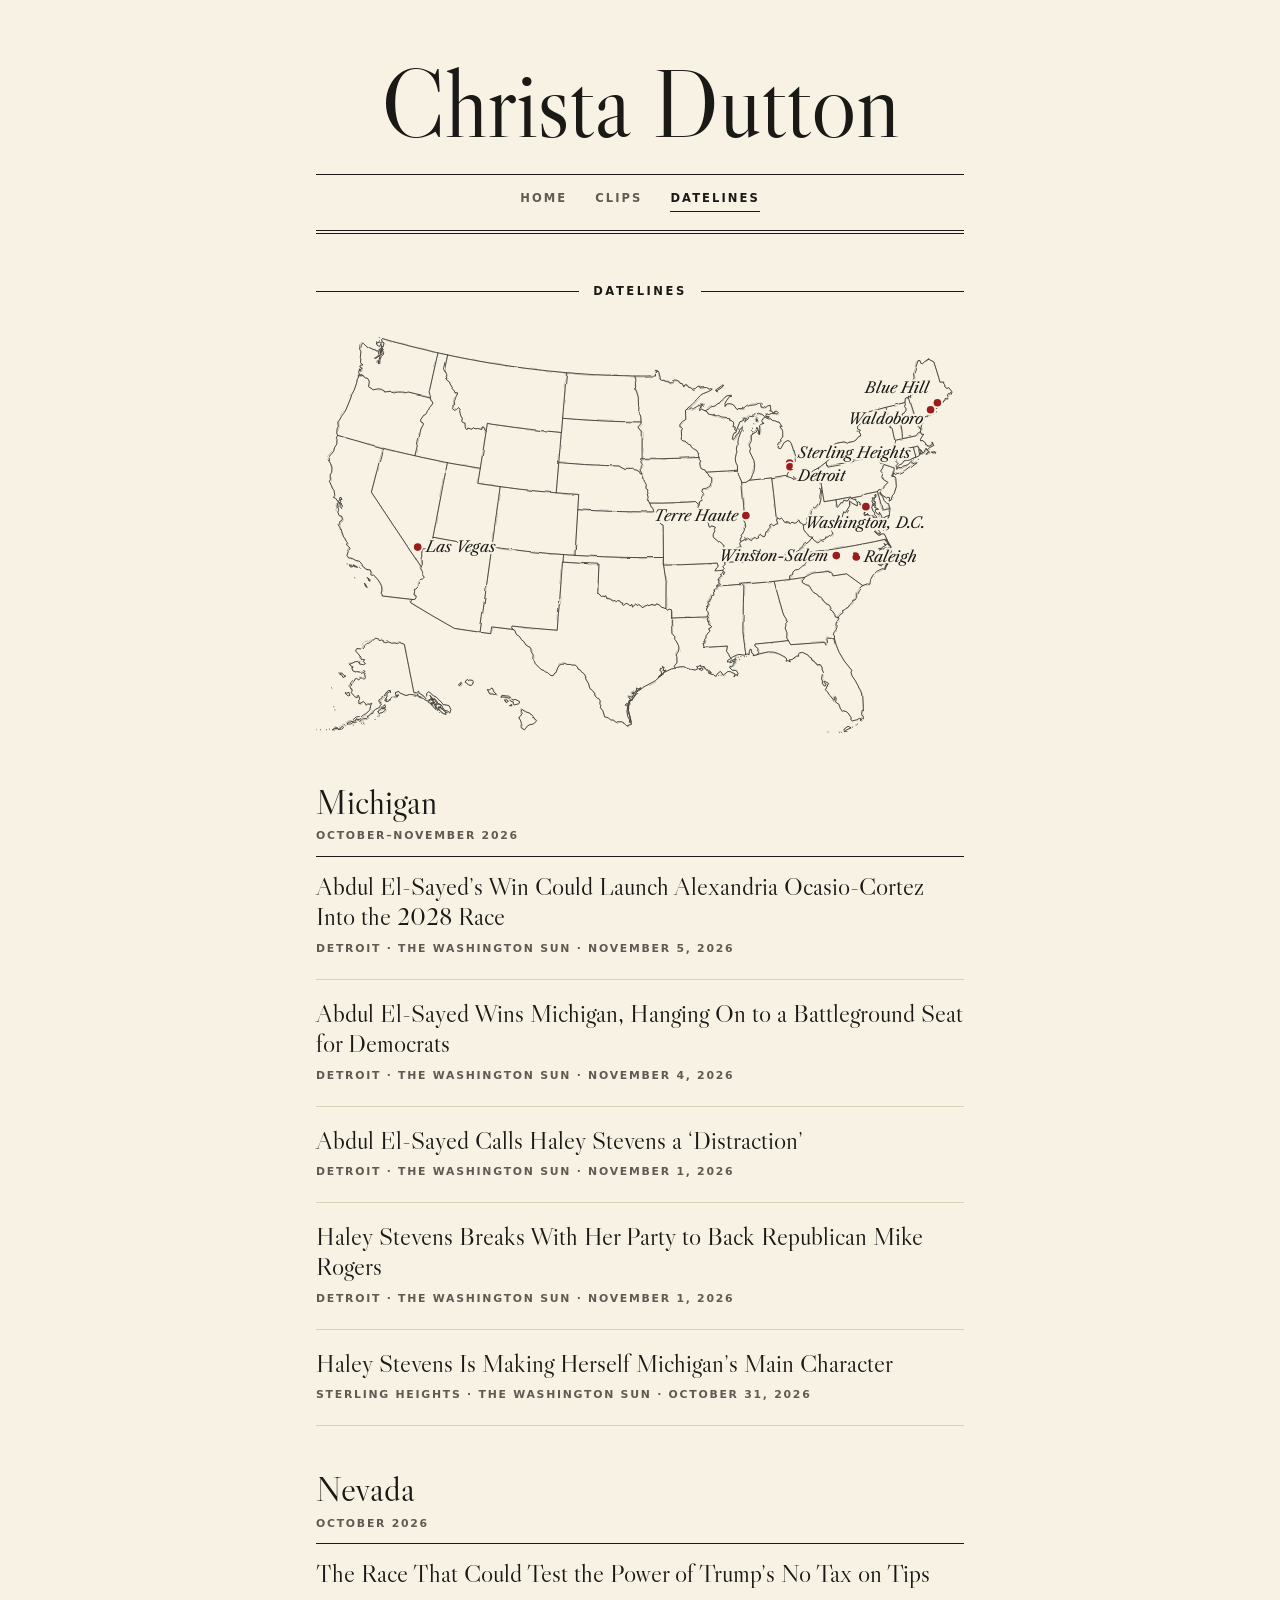
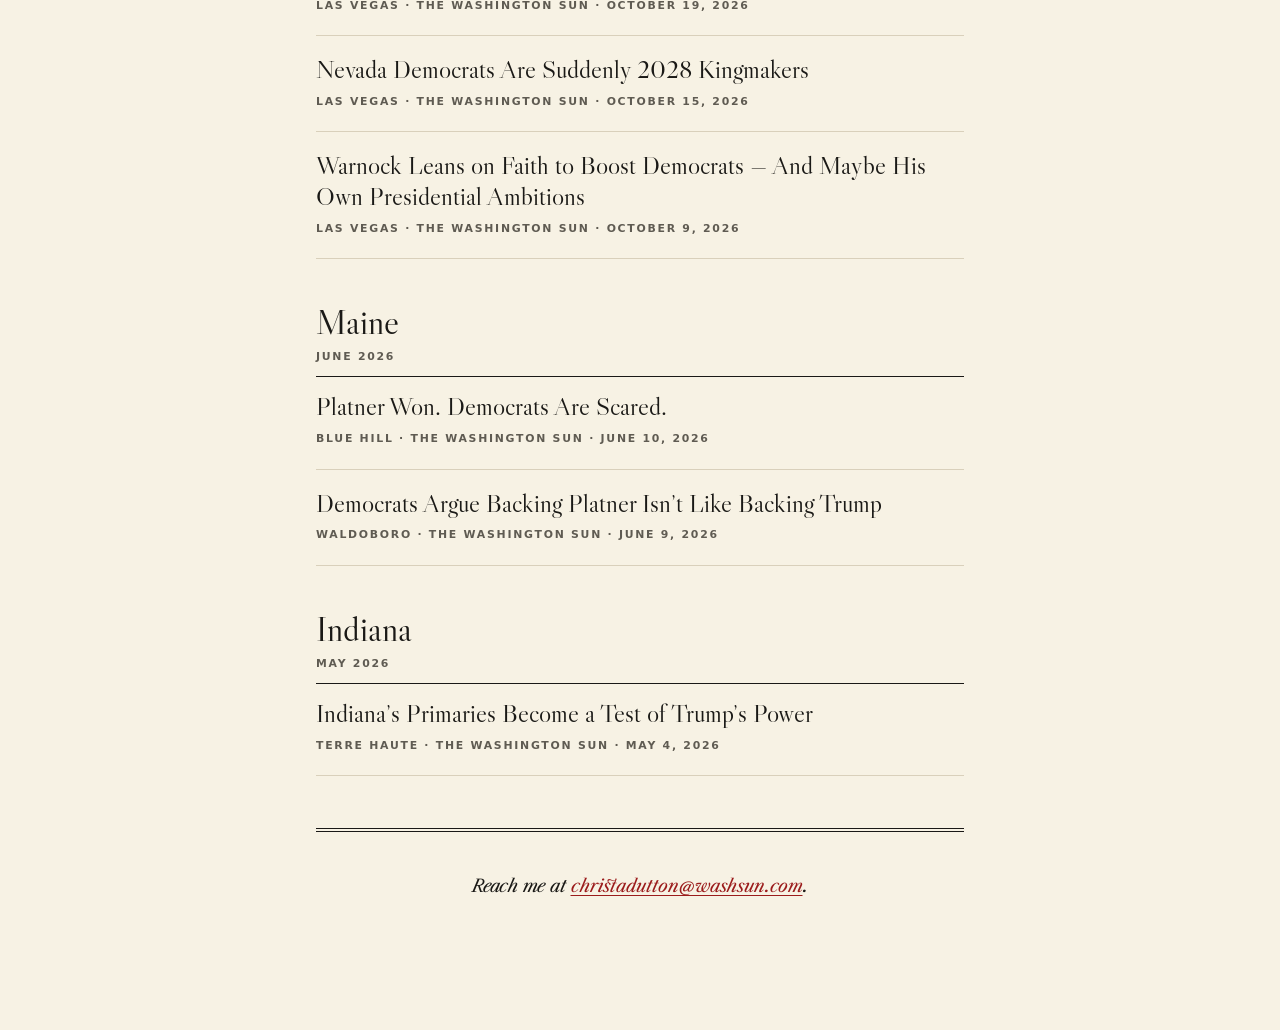
<file: reporting-travel.html>
<!doctype html>
<html lang="en">
<head>
  <meta charset="utf-8">
  <meta name="viewport" content="width=device-width, initial-scale=1">
  <title>Datelines · Christa Dutton</title>
  <meta http-equiv="refresh" content="0; url=datelines.html">
  <link rel="canonical" href="datelines.html">
</head>
<body>
  <p>This page has moved to <a href="datelines.html">Datelines</a>.</p>
</body>
</html>
</file>
<file: style.css>
/*
  Look: a classic literary weekly with a light touch of a fashion-forward culture site.
  - Literary (leading): cream paper, Caslon type throughout, centered masthead,
    double rules, black drop cap, quiet color.
  - Fashion (accent): big italic lead, tracked-out uppercase labels.
*/
:root {
  --bg: #f7f2e4;
  --text: #1a1916;
  --muted: #5f5b52;
  --rule: #d9d0bb;
  --ink-rule: #1a1916;
  --accent: #9b1c1c;
  --placeholder-bg: #efe8d5;
  --map-ink: #3b3934;
  --display: "Libre Caslon Display", "Big Caslon", "Libre Caslon Text", Georgia, serif;
  --body: "Libre Caslon Text", "Big Caslon", Georgia, "Times New Roman", serif;
  --label: system-ui, -apple-system, "Segoe UI", Roboto, "Helvetica Neue", sans-serif;
}
@media (prefers-color-scheme: dark) {
  :root {
    --bg: #1c1b18;
    --text: #efeadc;
    --muted: #aca595;
    --rule: #3e3b33;
    --ink-rule: #efeadc;
    --accent: #e8857a;
    --placeholder-bg: #262420;
    --map-ink: #cfc9b8;
  }
}
* { box-sizing: border-box; }
body {
  margin: 0;
  background: var(--bg);
  color: var(--text);
  font-family: var(--body);
  font-size: 1.0625rem;
  line-height: 1.7;
  -webkit-font-smoothing: antialiased;
  font-variant-numeric: lining-nums;
}
main {
  max-width: 680px;
  margin: 0 auto;
  padding: 56px 16px 80px;
}

/* ---------- Masthead ---------- */
header {
  text-align: center;
  padding-bottom: 18px;
  margin-bottom: 48px;
  border-bottom: 4px double var(--ink-rule);
}
h1 {
  margin: 0;
  font-family: var(--display);
  font-size: clamp(3rem, 13vw, 6rem);
  font-weight: 400;
  line-height: 1;
  letter-spacing: -0.01em;
}
h1 a { color: inherit; text-decoration: none; }
nav {
  margin-top: 22px;
  padding-top: 12px;
  border-top: 1px solid var(--ink-rule);
  display: flex;
  justify-content: center;
  flex-wrap: wrap;
  gap: 6px 28px;
  font-family: var(--label);
  font-size: 0.72rem;
  font-weight: 600;
  letter-spacing: 0.18em;
  text-transform: uppercase;
}
nav a { color: var(--muted); text-decoration: none; padding: 2px 0; }
nav a:hover { color: var(--accent); }
nav a[aria-current="page"] { color: var(--text); border-bottom: 1px solid var(--ink-rule); }

/* ---------- Section heads ---------- */
section { margin-bottom: 52px; }
h2 {
  display: flex;
  align-items: center;
  gap: 14px;
  margin: 0 0 28px;
  font-family: var(--label);
  font-size: 0.72rem;
  font-weight: 700;
  letter-spacing: 0.22em;
  text-transform: uppercase;
  color: var(--text);
}
h2::before, h2::after {
  content: "";
  flex: 1;
  border-top: 1px solid var(--ink-rule);
}

/* ---------- About ---------- */
#about p { margin: 0 0 1.1em; }
#about p:first-of-type {
  font-family: var(--body);
  font-style: italic;
  font-size: 1.45rem;
  line-height: 1.4;
}
#about p:nth-of-type(2)::first-letter {
  float: left;
  margin: 0.06em 0.1em 0 0;
  font-family: var(--display);
  font-weight: 400;
  font-size: 4.6em;
  line-height: 0.8;
  color: var(--text);
}

/* ---------- Story lists ---------- */
.clips {
  list-style: none;
  margin: 0;
  padding: 0;
}
.clips li {
  padding: 18px 0 20px;
  border-bottom: 1px solid var(--rule);
}
.clips li:first-child { padding-top: 4px; }
.clips a {
  display: block;
  color: var(--text);
  font-family: var(--display);
  font-size: 1.6rem;
  font-weight: 400;
  line-height: 1.2;
  text-decoration: none;
}
.clips a:hover { color: var(--accent); }
.clips .meta {
  display: block;
  margin-top: 8px;
  color: var(--muted);
  font-family: var(--label);
  font-size: 0.68rem;
  font-weight: 600;
  letter-spacing: 0.16em;
  text-transform: uppercase;
}
.more {
  margin: 24px 0 0;
  text-align: center;
  font-family: var(--body);
  font-style: italic;
  font-size: 1.1rem;
}

a { color: var(--accent); text-underline-offset: 3px; text-decoration-thickness: 1px; }
a:hover { text-decoration-thickness: 2px; }

.placeholder {
  margin: 0;
  padding: 16px 18px;
  border: 1px dashed var(--rule);
  background: var(--placeholder-bg);
  color: var(--muted);
  font-style: italic;
}

/* ---------- Footer ---------- */
footer {
  margin-top: 8px;
  padding-top: 22px;
  border-top: 4px double var(--ink-rule);
  text-align: center;
  font-family: var(--body);
  font-style: italic;
  font-size: 1.1rem;
  color: var(--text);
}

/* ---------- Datelines ---------- */
.trip { margin-bottom: 44px; }
h3 {
  margin: 0;
  font-family: var(--display);
  font-style: normal;
  font-weight: 400;
  font-size: 2.2rem;
  line-height: 1.1;
}
.when {
  margin: 6px 0 10px;
  padding-bottom: 10px;
  border-bottom: 1px solid var(--ink-rule);
  color: var(--muted);
  font-family: var(--label);
  font-size: 0.68rem;
  font-weight: 600;
  letter-spacing: 0.16em;
  text-transform: uppercase;
}

/* ---------- Map ---------- */
.map { margin: 0 0 48px; position: relative; }
.map svg { display: block; width: 100%; height: auto; }
.map-outline {
  fill: none;
  stroke: var(--map-ink);
  stroke-width: 1.3;
  stroke-linejoin: round;
  stroke-linecap: round;
}
.map-outline-b { stroke-width: 0.9; opacity: 0.45; }
.map-pins circle { fill: var(--accent); stroke: var(--bg); stroke-width: 2.5; }
.map-pins a:hover circle, .map-pins a:focus circle { r: 9; }
.map-label {
  font-variant-numeric: lining-nums;
  font-family: var(--body);
  font-style: italic;
  font-size: 23px;
  font-weight: 400;
  fill: var(--text);
  paint-order: stroke;
  stroke: var(--bg);
  stroke-width: 6px;
  stroke-linejoin: round;
}
@media (max-width: 520px) {
  .map-label { font-size: 30px; stroke-width: 8px; }
  .map-pins circle { r: 9; }
}
.map-pins .pin { cursor: pointer; }
.map-pins .pin:hover .map-label { fill: var(--accent); }
.map-tip {
  position: absolute;
  z-index: 2;
  max-width: 280px;
  padding: 12px 16px;
  background: var(--bg);
  border: 1px solid var(--rule);
  box-shadow: 0 6px 20px rgba(40, 32, 16, 0.14);
  pointer-events: none;
  font-size: 0.85rem;
  line-height: 1.3;
}
.map-tip[hidden] { display: none; }
.map-tip-city {
  margin: 0 0 8px;
  color: var(--muted);
  font-family: var(--label);
  font-size: 0.65rem;
  font-weight: 700;
  letter-spacing: 0.18em;
  text-transform: uppercase;
}
.map-tip ul { margin: 0; padding: 0; list-style: none; }
.map-tip li { font-family: var(--display); font-weight: 400; font-size: 1.15em; }
.map-tip.compact { font-size: 0.75rem; padding: 8px 10px; }
.map-tip li + li { margin-top: 6px; padding-top: 6px; border-top: 1px solid var(--rule); }
</file>
